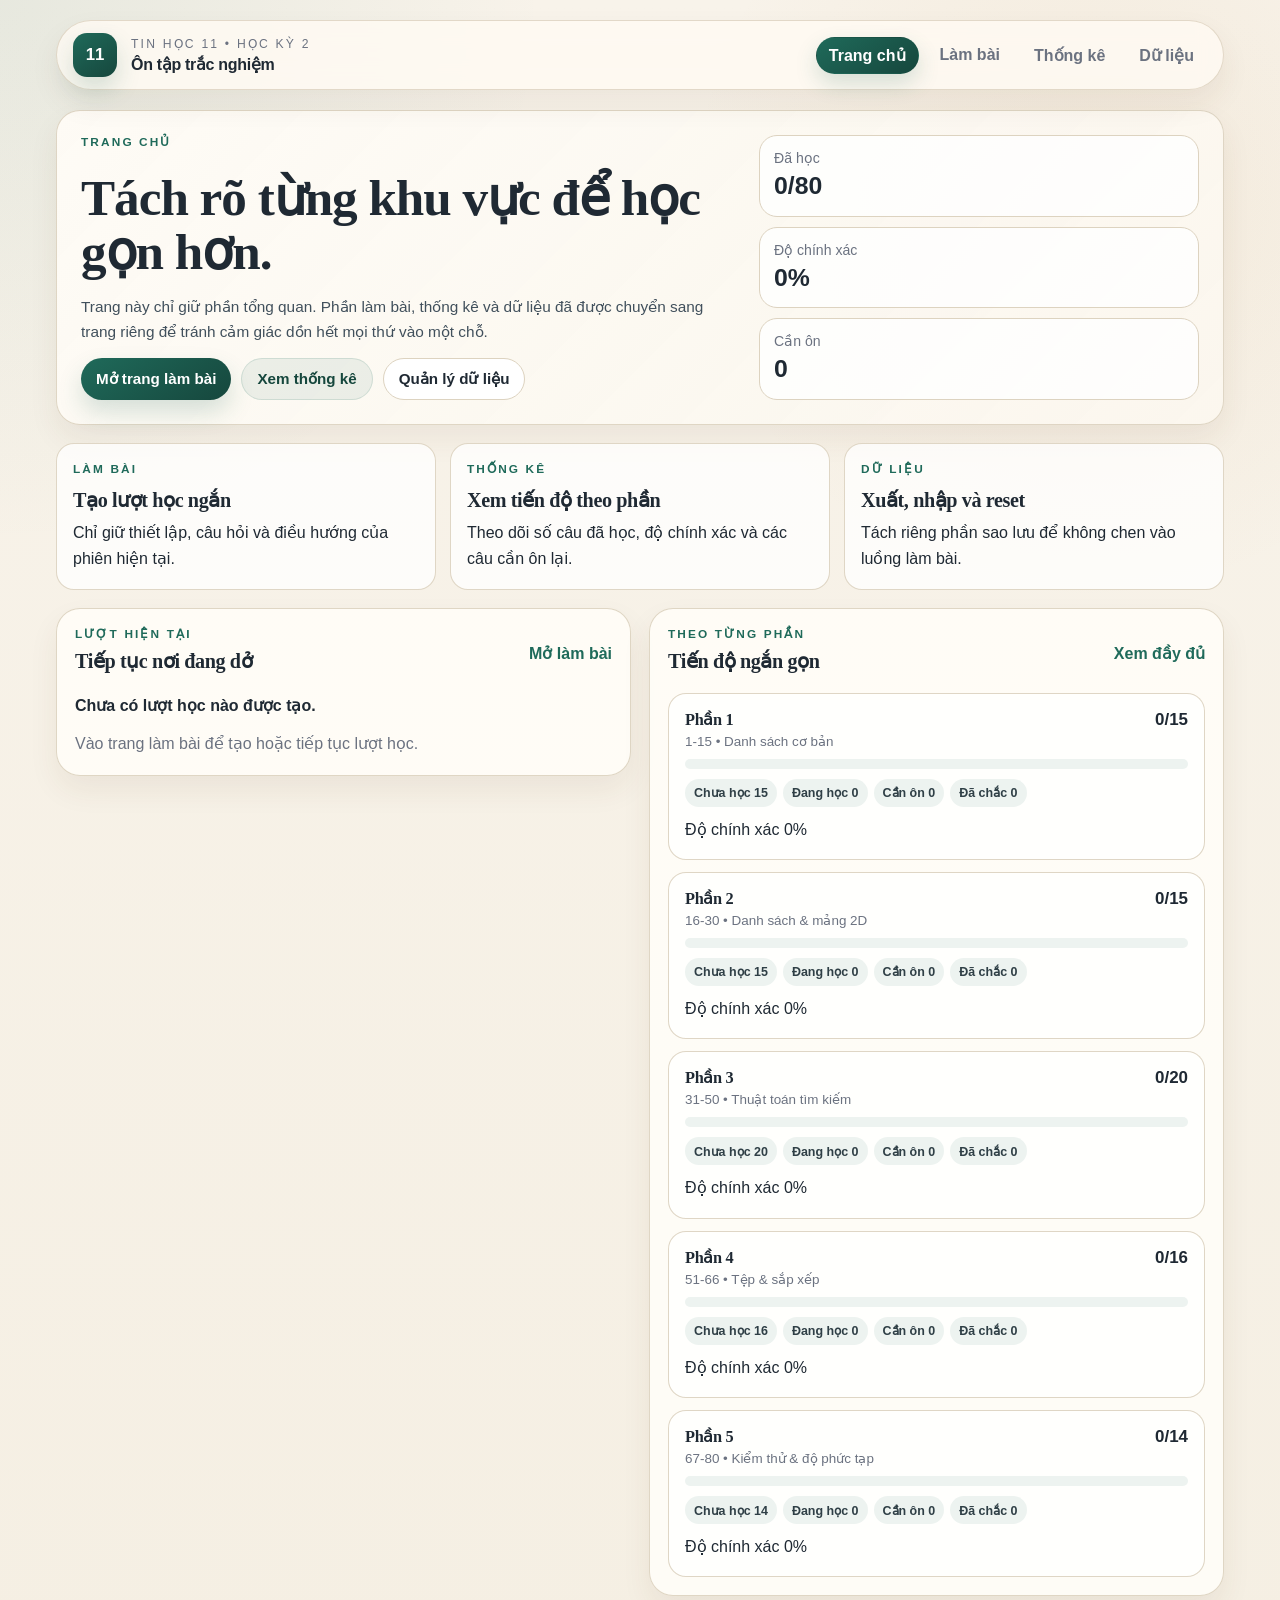
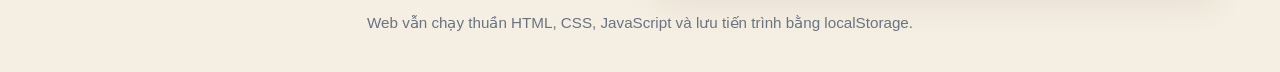
<file: index.html>
<!DOCTYPE html>
<html lang="vi">
<head>
  <meta charset="UTF-8" />
  <meta name="viewport" content="width=device-width, initial-scale=1.0" />
  <title>Trang chủ | Ôn tập Tin học 11 HK2</title>
  <link rel="stylesheet" href="style.css" />
</head>
<body data-page="home">
  <main class="shell">
    <header class="site-header">
      <a class="brand" href="index.html">
        <span class="brand-mark">11</span>
        <div>
          <p class="brand-kicker">Tin học 11 • Học kỳ 2</p>
          <p class="brand-name">Ôn tập trắc nghiệm</p>
        </div>
      </a>

      <nav class="site-nav" aria-label="Điều hướng chính">
        <a class="nav-link" data-page-link="home" href="index.html">Trang chủ</a>
        <a class="nav-link" data-page-link="practice" href="lam-bai.html">Làm bài</a>
        <a class="nav-link" data-page-link="stats" href="thong-ke.html">Thống kê</a>
        <a class="nav-link" data-page-link="data" href="du-lieu.html">Dữ liệu</a>
      </nav>
    </header>

    <section class="hero-card">
      <div class="hero-copy">
        <p class="section-label">Trang chủ</p>
        <h1>Tách rõ từng khu vực để học gọn hơn.</h1>
        <p class="hero-text">
          Trang này chỉ giữ phần tổng quan. Phần làm bài, thống kê và dữ liệu đã
          được chuyển sang trang riêng để tránh cảm giác dồn hết mọi thứ vào một chỗ.
        </p>
        <div class="action-row">
          <a class="btn btn-primary" href="lam-bai.html">Mở trang làm bài</a>
          <a class="btn btn-secondary" href="thong-ke.html">Xem thống kê</a>
          <a class="btn btn-ghost" href="du-lieu.html">Quản lý dữ liệu</a>
        </div>
      </div>

      <div class="hero-metrics">
        <article class="metric-card">
          <span>Đã học</span>
          <strong id="homeAttempted">0/80</strong>
        </article>
        <article class="metric-card">
          <span>Độ chính xác</span>
          <strong id="homeAccuracy">0%</strong>
        </article>
        <article class="metric-card">
          <span>Cần ôn</span>
          <strong id="homeReview">0</strong>
        </article>
      </div>
    </section>

    <section class="quick-grid">
      <a class="quick-link-card" href="lam-bai.html">
        <p class="section-label">Làm bài</p>
        <h2>Tạo lượt học ngắn</h2>
        <p>Chỉ giữ thiết lập, câu hỏi và điều hướng của phiên hiện tại.</p>
      </a>

      <a class="quick-link-card" href="thong-ke.html">
        <p class="section-label">Thống kê</p>
        <h2>Xem tiến độ theo phần</h2>
        <p>Theo dõi số câu đã học, độ chính xác và các câu cần ôn lại.</p>
      </a>

      <a class="quick-link-card" href="du-lieu.html">
        <p class="section-label">Dữ liệu</p>
        <h2>Xuất, nhập và reset</h2>
        <p>Tách riêng phần sao lưu để không chen vào luồng làm bài.</p>
      </a>
    </section>

    <section class="split-panel two-wide">
      <article class="card">
        <div class="card-heading">
          <div>
            <p class="section-label">Lượt hiện tại</p>
            <h2>Tiếp tục nơi đang dở</h2>
          </div>
          <a class="text-link" href="lam-bai.html">Mở làm bài</a>
        </div>

        <p id="homeSessionSummary" class="summary-line">
          Chưa có lượt học nào được tạo.
        </p>
        <p id="homeSessionMeta" class="muted-text">
          Vào trang làm bài để tạo hoặc tiếp tục lượt học.
        </p>
      </article>

      <article class="card">
        <div class="card-heading">
          <div>
            <p class="section-label">Theo từng phần</p>
            <h2>Tiến độ ngắn gọn</h2>
          </div>
          <a class="text-link" href="thong-ke.html">Xem đầy đủ</a>
        </div>

        <div id="homeSectionOverview" class="section-summary-grid compact"></div>
      </article>
    </section>

    <footer class="site-footer">
      Web vẫn chạy thuần HTML, CSS, JavaScript và lưu tiến trình bằng localStorage.
    </footer>
  </main>

  <div id="toast" class="toast hidden"></div>

  <script src="javascript.js"></script>
</body>
</html>
</file>
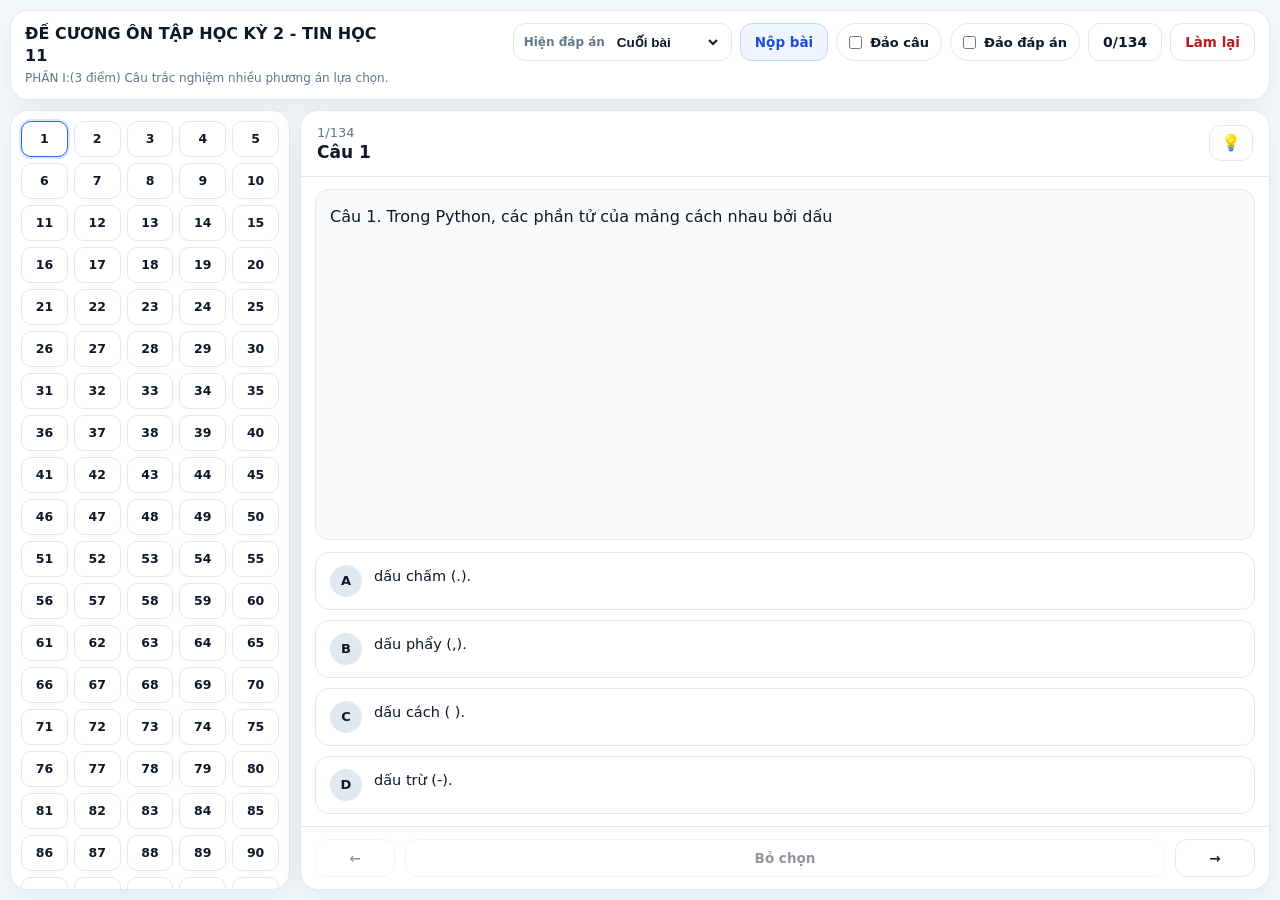
<file: v2/index.html>
<!DOCTYPE html>
<html lang="vi">
<head>
  <meta charset="UTF-8" />
  <meta name="viewport" content="width=device-width, initial-scale=1.0, viewport-fit=cover" />
  <title>Ôn tập Tin 11 HK2 - trắc nghiệm</title>
  <link rel="stylesheet" href="style.css" />
</head>
<body>
  <div class="app">
    <header class="topbar">
      <div class="titlebox">
        <div class="title" id="examTitle">Đang tải…</div>
        <div class="subtitle" id="examSection"></div>
      </div>

      <div class="tools">
        <button class="tool-btn mobile-only" id="openPaletteBtn" type="button">Câu</button>
        <label class="tool-field mode-field" for="revealModeSelect">
          <span class="tool-label">Hiện đáp án</span>
          <select class="tool-select" id="revealModeSelect">
            <option value="submit">Cuối bài</option>
            <option value="instant">Chọn xong</option>
          </select>
        </label>
        <button class="tool-btn accent" id="submitBtn" type="button">Nộp bài</button>
        <label class="toggle-chip" for="shuffleQuestionsToggle">
          <input id="shuffleQuestionsToggle" type="checkbox" />
          <span>Đảo câu</span>
        </label>
        <label class="toggle-chip" for="shuffleOptionsToggle">
          <input id="shuffleOptionsToggle" type="checkbox" />
          <span>Đảo đáp án</span>
        </label>
        <div class="summary" id="summary">0/0</div>
        <button class="tool-btn danger" id="resetBtn" type="button" title="Xóa toàn bộ lựa chọn">Làm lại</button>
      </div>
    </header>

    <main class="main">
      <aside class="sidebar card">
        <div class="palette" id="paletteDesktop"></div>
      </aside>

      <section class="viewer card">
        <div class="viewer-head">
          <div>
            <div class="q-position" id="qPosition">0/0</div>
            <div class="q-number" id="qNumber">Câu 1</div>
          </div>
          <div class="viewer-head-right">
            <button class="bulb-btn" id="explainBtn" type="button" title="Xem giải thích">💡</button>
            <div class="answer-chip" id="answerChip" hidden>Đáp án: A</div>
          </div>
        </div>

        <div class="viewer-body">
          <div class="question-text" id="questionText">Đang tải…</div>
          <div class="explain-box" id="explainBox" hidden></div>
          <div class="options" id="options"></div>
        </div>

        <div class="viewer-foot">
          <button class="nav-btn" id="prevBtn" type="button">←</button>
          <button class="nav-btn" id="clearBtn" type="button">Bỏ chọn</button>
          <button class="nav-btn" id="nextBtn" type="button">→</button>
        </div>
      </section>
    </main>
  </div>

  <div class="overlay" id="overlay" hidden>
    <div class="overlay-panel">
      <div class="overlay-head">
        <div class="overlay-title">Chọn câu</div>
        <button class="tool-btn" id="closePaletteBtn" type="button">Đóng</button>
      </div>
      <div class="palette mobile-palette" id="paletteMobile"></div>
    </div>
  </div>

  <script src="javascript.js"></script>
</body>
</html>
</file>
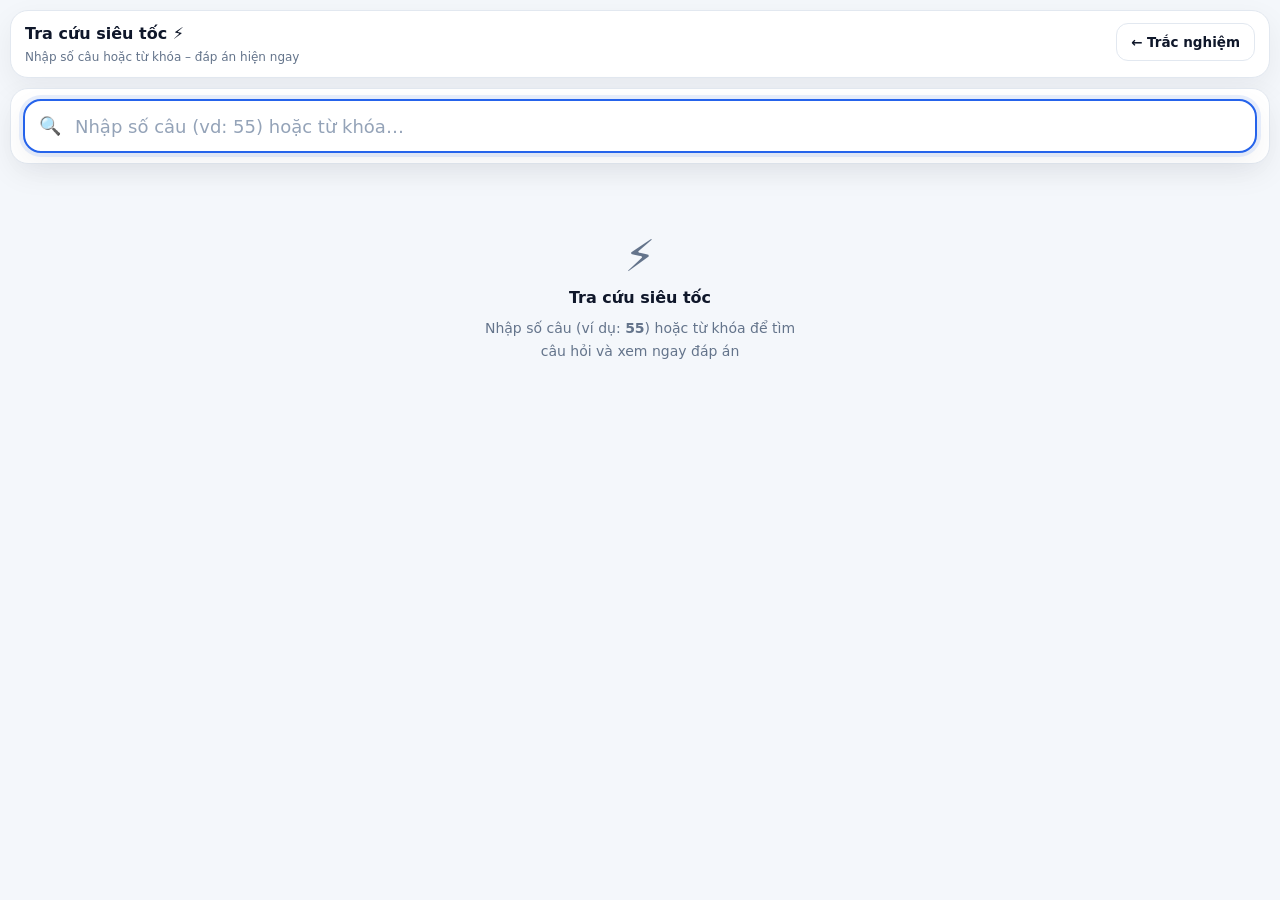
<file: v2/21/index.html>
<!DOCTYPE html>
<html lang="vi">
<head>
  <meta charset="UTF-8" />
  <meta name="viewport" content="width=device-width, initial-scale=1.0, viewport-fit=cover" />
  <title>Tra Cứu Siêu Tốc – Tin 11 HK2</title>
  <link rel="stylesheet" href="../style.css" />
  <style>
    .search-page {
      height: 100dvh;
      padding: 10px;
      display: grid;
      grid-template-rows: auto auto auto 1fr;
      gap: 10px;
      overflow: hidden;
    }

    .search-bar-wrap {
      position: relative;
    }

    .search-icon {
      position: absolute;
      left: 16px;
      top: 50%;
      transform: translateY(-50%);
      font-size: 18px;
      line-height: 1;
      pointer-events: none;
    }

    .search-input {
      display: block;
      width: 100%;
      height: 54px;
      padding: 0 52px 0 50px;
      border: 2px solid var(--line);
      border-radius: 18px;
      background: var(--card);
      color: var(--text);
      font-family: inherit;
      font-size: 18px;
      font-weight: 500;
      outline: none;
      transition: border-color 0.15s, box-shadow 0.15s;
      box-shadow: var(--shadow);
    }

    .search-input:focus {
      border-color: var(--accent);
      box-shadow: 0 0 0 4px rgba(37, 99, 235, 0.1), var(--shadow);
    }

    .search-input::placeholder {
      color: #94a3b8;
      font-weight: 400;
    }

    .search-clear {
      position: absolute;
      right: 12px;
      top: 50%;
      transform: translateY(-50%);
      width: 32px;
      height: 32px;
      display: flex;
      align-items: center;
      justify-content: center;
      border: none;
      background: #e2e8f0;
      color: #64748b;
      border-radius: 999px;
      font-size: 14px;
      cursor: pointer;
      transition: 0.15s;
    }

    .search-clear:hover {
      background: #cbd5e1;
    }

    .results-meta {
      font-size: 12.5px;
      font-weight: 700;
      color: var(--muted);
      padding: 0 4px;
      align-self: center;
    }

    .results-scroll {
      min-height: 0;
      overflow-y: auto;
      display: flex;
      flex-direction: column;
      gap: 10px;
      padding-bottom: 4px;
    }

    .empty-state {
      display: flex;
      flex-direction: column;
      align-items: center;
      justify-content: center;
      gap: 10px;
      padding: 60px 20px;
      color: var(--muted);
    }

    .empty-icon {
      font-size: 44px;
      line-height: 1;
    }

    .empty-primary {
      font-size: 16px;
      font-weight: 700;
      color: var(--text);
    }

    .empty-secondary {
      font-size: 14px;
      text-align: center;
      max-width: 320px;
      line-height: 1.6;
    }

    .result-card {
      background: var(--card);
      border: 1px solid var(--line);
      border-radius: 18px;
      box-shadow: var(--shadow);
      overflow: hidden;
      flex-shrink: 0;
    }

    .result-head {
      display: flex;
      align-items: center;
      justify-content: space-between;
      gap: 12px;
      padding: 12px 16px;
      border-bottom: 1px solid var(--line);
      background: #f8fafc;
    }

    .result-number {
      font-size: 15px;
      font-weight: 800;
    }

    .result-answer-chip {
      padding: 6px 16px;
      border-radius: 999px;
      border: 1.5px solid #86efac;
      background: var(--green-soft);
      color: var(--green);
      font-size: 14px;
      font-weight: 800;
      white-space: nowrap;
    }

    .result-body {
      padding: 14px 16px;
      display: flex;
      flex-direction: column;
      gap: 12px;
    }

    .result-question {
      font-size: 15.5px;
      line-height: 1.65;
      white-space: pre-wrap;
      word-break: break-word;
    }

    .result-options {
      display: flex;
      flex-direction: column;
      gap: 6px;
    }

    .result-opt {
      display: flex;
      align-items: flex-start;
      gap: 10px;
      padding: 9px 12px;
      border: 1px solid var(--line);
      border-radius: 12px;
      background: var(--card);
      font-size: 14px;
      line-height: 1.55;
      white-space: pre-wrap;
      word-break: break-word;
    }

    .result-opt.is-answer {
      border-color: #86efac;
      background: var(--green-soft);
      color: #166534;
      font-weight: 600;
    }

    .result-opt-label {
      flex-shrink: 0;
      width: 28px;
      height: 28px;
      display: inline-flex;
      align-items: center;
      justify-content: center;
      border-radius: 999px;
      background: #e2e8f0;
      color: #0f172a;
      font-size: 12px;
      font-weight: 800;
    }

    .result-opt.is-answer .result-opt-label {
      background: #bbf7d0;
      color: #166534;
    }

    .result-explain {
      padding: 10px 14px;
      border: 1px solid #fde68a;
      border-radius: 12px;
      background: #fffbeb;
      color: #78350f;
      font-size: 13.5px;
      line-height: 1.65;
    }

    .result-explain-label {
      font-size: 10.5px;
      font-weight: 800;
      letter-spacing: 0.06em;
      text-transform: uppercase;
      color: #b45309;
      margin-bottom: 4px;
    }

    @media (max-width: 900px) {
      .search-input {
        height: 48px;
        font-size: 16px;
        border-radius: 16px;
      }

      .search-page {
        padding: 8px;
        gap: 8px;
      }
    }
  </style>
</head>
<body>
  <div class="search-page">

    <header class="topbar">
      <div class="titlebox">
        <div class="title">Tra cứu siêu tốc ⚡</div>
        <div class="subtitle">Nhập số câu hoặc từ khóa – đáp án hiện ngay</div>
      </div>
      <div class="tools">
        <a href="../index.html" class="tool-btn" style="text-decoration:none;display:inline-flex;align-items:center;">← Trắc nghiệm</a>
      </div>
    </header>

    <div class="card" style="padding: 10px 12px;">
      <div class="search-bar-wrap">
        <span class="search-icon">🔍</span>
        <input
          id="searchInput"
          class="search-input"
          type="text"
          autocomplete="off"
          autocorrect="off"
          autocapitalize="off"
          spellcheck="false"
          placeholder="Nhập số câu (vd: 55) hoặc từ khóa…"
          autofocus
        />
        <button class="search-clear" id="clearBtn" hidden title="Xóa">✕</button>
      </div>
    </div>

    <div id="resultsMeta" class="results-meta" hidden></div>

    <div class="results-scroll" id="resultsList">
      <div class="empty-state">
        <div class="empty-icon">⚡</div>
        <div class="empty-primary">Tra cứu siêu tốc</div>
        <div class="empty-secondary">Nhập số câu (ví dụ: <strong>55</strong>) hoặc từ khóa để tìm câu hỏi và xem ngay đáp án</div>
      </div>
    </div>

  </div>

  <script>
"use strict";

const DISPLAY_KEYS = ["A", "B", "C", "D", "E", "F"];

const PYTHON_KEYWORDS = new Set([
  "and", "as", "break", "class", "continue", "def", "elif", "else",
  "except", "False", "finally", "for", "from", "if", "import", "in",
  "is", "None", "not", "or", "pass", "return", "True", "try", "while", "with"
]);

const PYTHON_BUILTINS = new Set([
  "dict", "enumerate", "float", "input", "int", "len", "list", "max",
  "min", "open", "perf_counter", "print", "range", "set", "str", "sum", "tuple"
]);

let questions = [];
let explainData = {};

function escapeHtml(v) {
  return String(v || "")
    .replace(/&/g, "&amp;")
    .replace(/</g, "&lt;")
    .replace(/>/g, "&gt;")
    .replace(/"/g, "&quot;")
    .replace(/'/g, "&#39;");
}

function highlightCode(code) {
  const src = String(code || "");
  const pat = /("""[\s\S]*?"""|'''[\s\S]*?'''|"(?:\\.|[^"\\])*"|'(?:\\.|[^'\\])*')|(#.*$)|\b(\d+(?:\.\d+)?)\b|\b([A-Za-z_]\w*)\b/gm;
  let html = "";
  let last = 0;

  src.replace(pat, (m, str, cmt, num, word, offset) => {
    html += escapeHtml(src.slice(last, offset));
    if (str) {
      html += `<span class="code-token string">${escapeHtml(str)}</span>`;
    } else if (cmt) {
      html += `<span class="code-token comment">${escapeHtml(cmt)}</span>`;
    } else if (num) {
      html += `<span class="code-token number">${num}</span>`;
    } else if (word) {
      if (PYTHON_KEYWORDS.has(word)) html += `<span class="code-token keyword">${word}</span>`;
      else if (PYTHON_BUILTINS.has(word)) html += `<span class="code-token builtin">${word}</span>`;
      else html += escapeHtml(word);
    } else {
      html += escapeHtml(m);
    }
    last = offset + m.length;
    return m;
  });

  html += escapeHtml(src.slice(last));
  return html;
}

function normalize(str) {
  return String(str || "")
    .toLowerCase()
    .replace(/đ/g, "d")
    .normalize("NFD")
    .replace(/[\u0300-\u036f]/g, "");
}

function optionKey(raw) {
  const m = String(raw || "").trim().match(/^[A-D]/i);
  return m ? m[0].toUpperCase() : "";
}

function optionText(raw) {
  return String(raw || "").trim().replace(/^[A-D](?:\s*[.)])?\s*/i, "").trim();
}

function parseQuestion(raw) {
  const opts = Array.isArray(raw?.options) ? raw.options : [];
  return {
    number: Number(raw?.number),
    question: String(raw?.question || ""),
    code: String(raw?.code || ""),
    options: opts.map((o, i) => ({
      key: optionKey(o) || DISPLAY_KEYS[i] || String(i + 1),
      text: optionText(o) || String(o || "")
    })),
    answer: String(raw?.answer || "").trim().toUpperCase()
  };
}

function doSearch(raw) {
  const query = raw.trim();
  if (!query) return null;

  const norm = normalize(query);
  const isNum = /^\d+$/.test(query);

  if (isNum) {
    const num = parseInt(query, 10);
    const exact = questions.find(item => item.number === num);
    if (exact) return [exact];
    return questions.filter(item => String(item.number).startsWith(query));
  }

  return questions.filter(item => {
    const searchable = normalize(
      item.question + " " +
      item.options.map(o => o.text).join(" ") + " " +
      item.code
    );
    return searchable.includes(norm);
  }).slice(0, 20);
}

function renderCard(item) {
  const answerIdx = item.options.findIndex(o => o.key === item.answer);
  const displayAnswer = DISPLAY_KEYS[answerIdx] !== undefined ? DISPLAY_KEYS[answerIdx] : item.answer;
  const explain = explainData[String(item.number)];

  const codeHtml = item.code
    ? `<pre class="question-code"><code>${highlightCode(item.code)}</code></pre>`
    : "";

  const optsHtml = item.options.map((opt, i) => {
    const displayKey = DISPLAY_KEYS[i] || String(i + 1);
    const isAnswer = opt.key === item.answer;
    return `<div class="result-opt${isAnswer ? " is-answer" : ""}">
      <span class="result-opt-label">${escapeHtml(displayKey)}</span>
      <span>${escapeHtml(opt.text)}</span>
    </div>`;
  }).join("");

  const explainHtml = explain
    ? `<div class="result-explain">
        <div class="result-explain-label">Giải thích</div>
        <div>${escapeHtml(explain)}</div>
      </div>`
    : "";

  return `<div class="result-card">
    <div class="result-head">
      <div class="result-number">Câu ${item.number}</div>
      <div class="result-answer-chip">Đáp án: ${escapeHtml(displayAnswer)}</div>
    </div>
    <div class="result-body">
      <div class="result-question">${escapeHtml(item.question)}</div>
      ${codeHtml}
      <div class="result-options">${optsHtml}</div>
      ${explainHtml}
    </div>
  </div>`;
}

const metaEl = document.getElementById("resultsMeta");
const listEl = document.getElementById("resultsList");
const clearBtn = document.getElementById("clearBtn");

function render(raw) {
  const results = doSearch(raw);

  clearBtn.hidden = !raw.trim();

  if (results === null) {
    metaEl.hidden = true;
    listEl.innerHTML = `<div class="empty-state">
      <div class="empty-icon">⚡</div>
      <div class="empty-primary">Tra cứu siêu tốc</div>
      <div class="empty-secondary">Nhập số câu (ví dụ: <strong>55</strong>) hoặc từ khóa để tìm câu hỏi và xem ngay đáp án</div>
    </div>`;
    return;
  }

  if (results.length === 0) {
    metaEl.hidden = true;
    listEl.innerHTML = `<div class="empty-state">
      <div class="empty-icon">🤷</div>
      <div class="empty-primary">Không tìm thấy</div>
      <div class="empty-secondary">Thử từ khóa khác hoặc nhập số câu cụ thể</div>
    </div>`;
    return;
  }

  metaEl.hidden = false;
  metaEl.textContent = results.length === 1
    ? "1 kết quả"
    : `${results.length} kết quả`;

  listEl.innerHTML = results.map(renderCard).join("");
  listEl.scrollTop = 0;
}

const searchInput = document.getElementById("searchInput");

searchInput.addEventListener("input", () => render(searchInput.value));

clearBtn.addEventListener("click", () => {
  searchInput.value = "";
  searchInput.focus();
  render("");
});

async function init() {
  try {
    const [qRes, eRes] = await Promise.all([
      fetch("../question.json", { cache: "no-store" }),
      fetch("../explain.json", { cache: "no-store" }).catch(() => null)
    ]);

    if (!qRes.ok) throw new Error("Không tải được question.json");

    const data = await qRes.json();
    questions = Array.isArray(data.questions)
      ? data.questions.map(parseQuestion)
      : [];

    if (eRes && eRes.ok) {
      const eData = await eRes.json();
      explainData = eData.explanations || {};
    }

    render(searchInput.value);
  } catch (err) {
    console.error(err);
    listEl.innerHTML = `<div class="empty-state">
      <div class="empty-icon">⚠️</div>
      <div class="empty-primary">Lỗi tải dữ liệu</div>
      <div class="empty-secondary">Hãy mở trang bằng localhost / Live Server, không mở trực tiếp file</div>
    </div>`;
  }
}

init();
  </script>
</body>
</html>
</file>
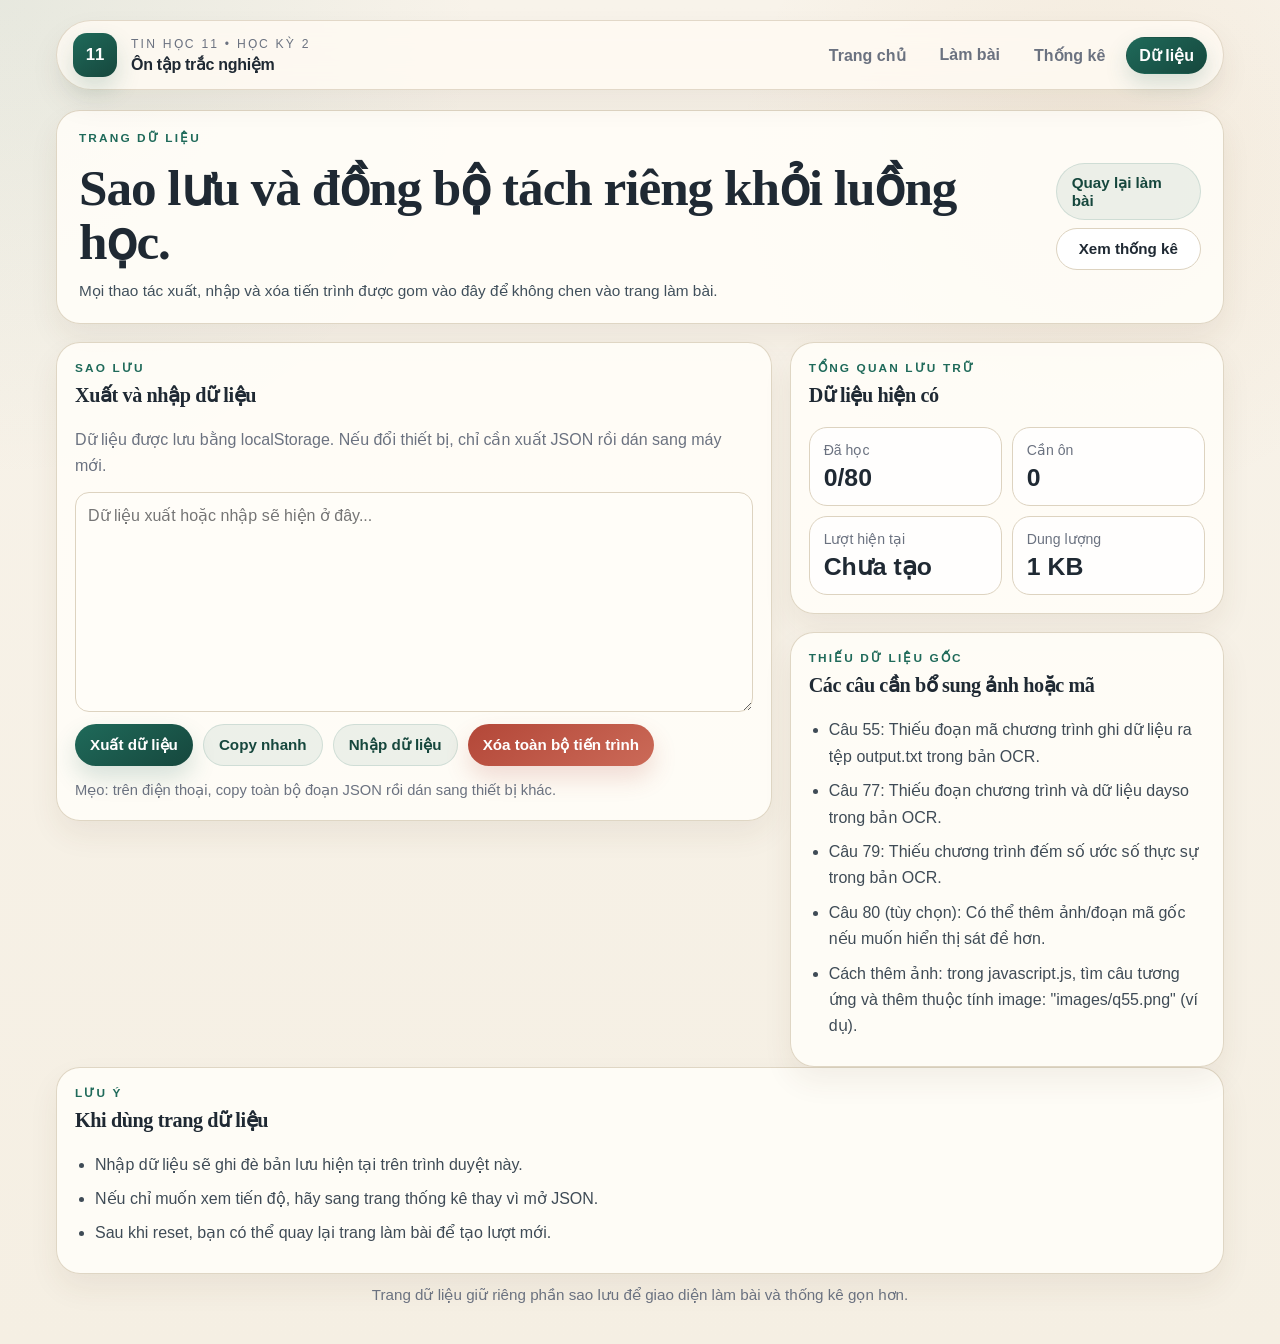
<file: du-lieu.html>
<!DOCTYPE html>
<html lang="vi">
<head>
  <meta charset="UTF-8" />
  <meta name="viewport" content="width=device-width, initial-scale=1.0" />
  <title>Dữ liệu | Ôn tập Tin học 11 HK2</title>
  <link rel="stylesheet" href="style.css" />
</head>
<body data-page="data">
  <main class="shell">
    <header class="site-header">
      <a class="brand" href="index.html">
        <span class="brand-mark">11</span>
        <div>
          <p class="brand-kicker">Tin học 11 • Học kỳ 2</p>
          <p class="brand-name">Ôn tập trắc nghiệm</p>
        </div>
      </a>

      <nav class="site-nav" aria-label="Điều hướng chính">
        <a class="nav-link" data-page-link="home" href="index.html">Trang chủ</a>
        <a class="nav-link" data-page-link="practice" href="lam-bai.html">Làm bài</a>
        <a class="nav-link" data-page-link="stats" href="thong-ke.html">Thống kê</a>
        <a class="nav-link" data-page-link="data" href="du-lieu.html">Dữ liệu</a>
      </nav>
    </header>

    <section class="page-heading">
      <div>
        <p class="section-label">Trang dữ liệu</p>
        <h1>Sao lưu và đồng bộ tách riêng khỏi luồng học.</h1>
        <p class="lead-text">
          Mọi thao tác xuất, nhập và xóa tiến trình được gom vào đây để không chen vào trang làm bài.
        </p>
      </div>

      <div class="action-row">
        <a class="btn btn-secondary" href="lam-bai.html">Quay lại làm bài</a>
        <a class="btn btn-ghost" href="thong-ke.html">Xem thống kê</a>
      </div>
    </section>

    <section class="data-layout">
      <article class="card">
        <div class="card-heading align-start">
          <div>
            <p class="section-label">Sao lưu</p>
            <h2>Xuất và nhập dữ liệu</h2>
          </div>
        </div>

        <p class="muted-text">
          Dữ liệu được lưu bằng localStorage. Nếu đổi thiết bị, chỉ cần xuất JSON rồi dán sang máy mới.
        </p>

        <textarea
          id="syncDataBox"
          placeholder="Dữ liệu xuất hoặc nhập sẽ hiện ở đây..."
        ></textarea>

        <div class="action-row wrap">
          <button id="exportBtn" class="btn btn-primary" type="button">Xuất dữ liệu</button>
          <button id="copyBtn" class="btn btn-secondary" type="button">Copy nhanh</button>
          <button id="importBtn" class="btn btn-secondary" type="button">Nhập dữ liệu</button>
          <button id="resetProgressBtn" class="btn btn-danger" type="button">
            Xóa toàn bộ tiến trình
          </button>
        </div>

        <p id="syncMessage" class="muted-text small-text">
          Mẹo: trên điện thoại, copy toàn bộ đoạn JSON rồi dán sang thiết bị khác.
        </p>
      </article>

      <aside class="stack-column">
        <section class="card">
          <div class="card-heading align-start">
            <div>
              <p class="section-label">Tổng quan lưu trữ</p>
              <h2>Dữ liệu hiện có</h2>
            </div>
          </div>

          <div id="dataOverview" class="data-overview-grid"></div>
        </section>

        <section class="card">
          <div class="card-heading align-start">
            <div>
              <p class="section-label">Thiếu dữ liệu gốc</p>
              <h2>Các câu cần bổ sung ảnh hoặc mã</h2>
            </div>
          </div>

          <ul id="assetNotesList" class="plain-list"></ul>
        </section>
      </aside>
    </section>

    <section class="card">
      <div class="card-heading align-start">
        <div>
          <p class="section-label">Lưu ý</p>
          <h2>Khi dùng trang dữ liệu</h2>
        </div>
      </div>

      <ul class="plain-list">
        <li>Nhập dữ liệu sẽ ghi đè bản lưu hiện tại trên trình duyệt này.</li>
        <li>Nếu chỉ muốn xem tiến độ, hãy sang trang thống kê thay vì mở JSON.</li>
        <li>Sau khi reset, bạn có thể quay lại trang làm bài để tạo lượt mới.</li>
      </ul>
    </section>

    <footer class="site-footer">
      Trang dữ liệu giữ riêng phần sao lưu để giao diện làm bài và thống kê gọn hơn.
    </footer>
  </main>

  <div id="toast" class="toast hidden"></div>

  <script src="javascript.js"></script>
</body>
</html>
</file>
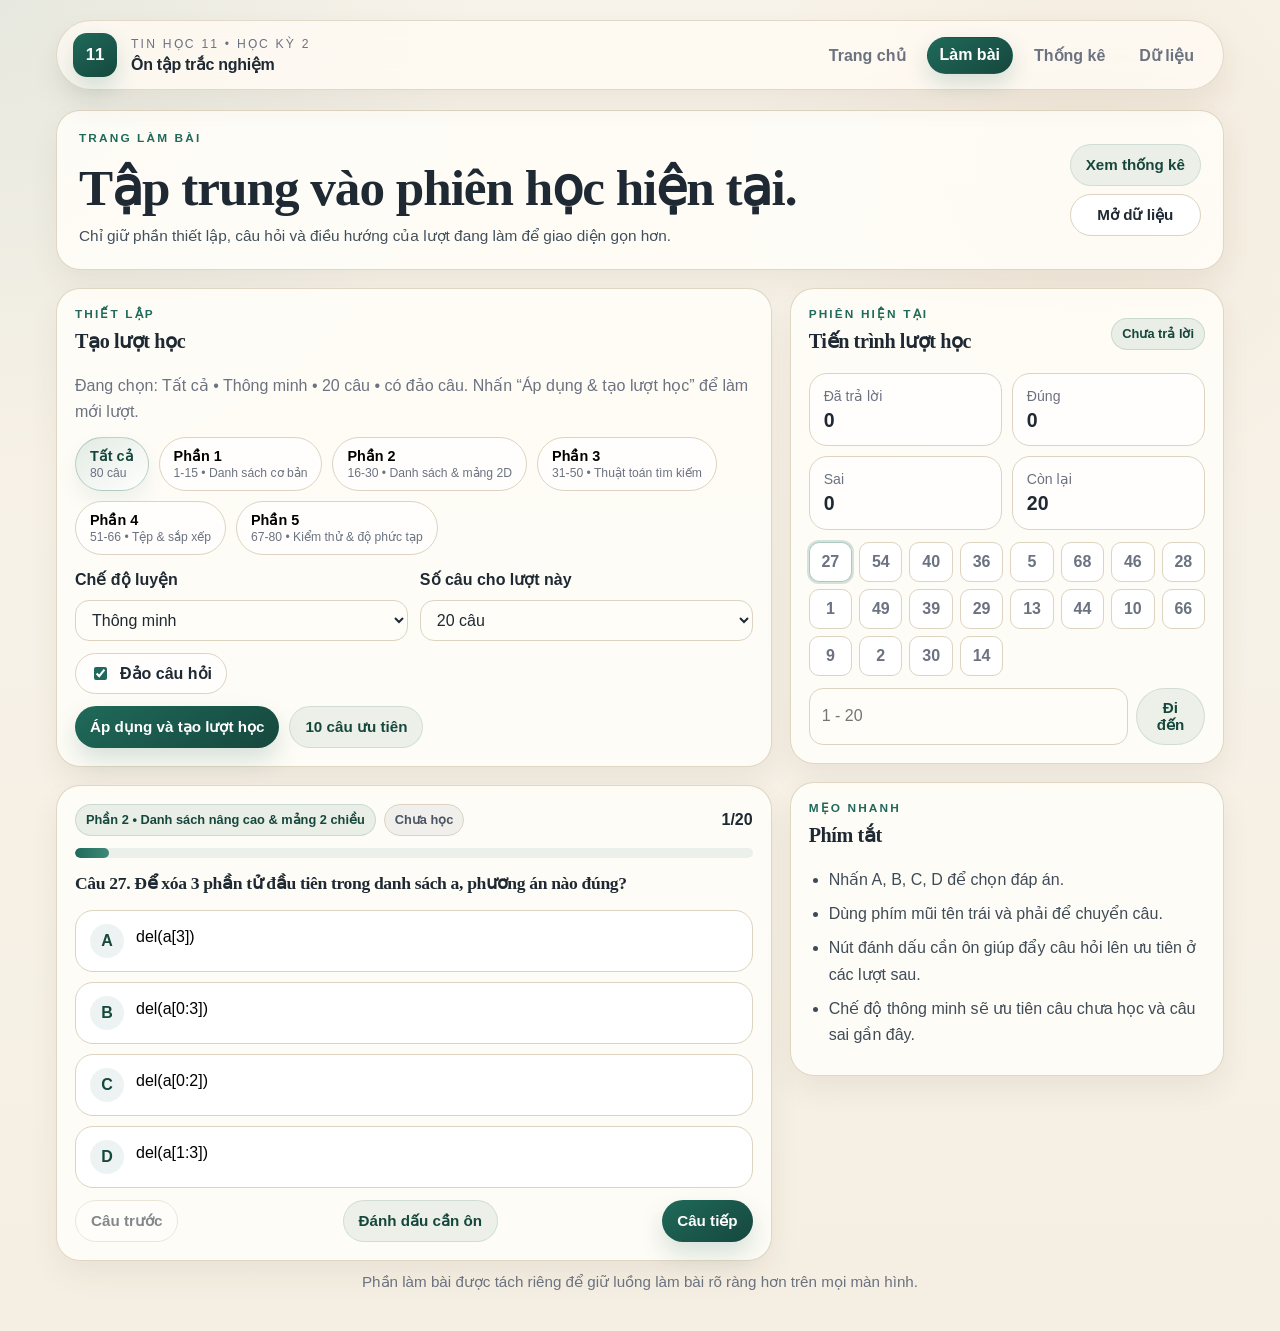
<file: lam-bai.html>
<!DOCTYPE html>
<html lang="vi">
<head>
  <meta charset="UTF-8" />
  <meta name="viewport" content="width=device-width, initial-scale=1.0" />
  <title>Làm bài | Ôn tập Tin học 11 HK2</title>
  <link rel="stylesheet" href="style.css" />
</head>
<body data-page="practice">
  <main class="shell">
    <header class="site-header">
      <a class="brand" href="index.html">
        <span class="brand-mark">11</span>
        <div>
          <p class="brand-kicker">Tin học 11 • Học kỳ 2</p>
          <p class="brand-name">Ôn tập trắc nghiệm</p>
        </div>
      </a>

      <nav class="site-nav" aria-label="Điều hướng chính">
        <a class="nav-link" data-page-link="home" href="index.html">Trang chủ</a>
        <a class="nav-link" data-page-link="practice" href="lam-bai.html">Làm bài</a>
        <a class="nav-link" data-page-link="stats" href="thong-ke.html">Thống kê</a>
        <a class="nav-link" data-page-link="data" href="du-lieu.html">Dữ liệu</a>
      </nav>
    </header>

    <section class="page-heading">
      <div>
        <p class="section-label">Trang làm bài</p>
        <h1>Tập trung vào phiên học hiện tại.</h1>
        <p class="lead-text">
          Chỉ giữ phần thiết lập, câu hỏi và điều hướng của lượt đang làm để giao diện gọn hơn.
        </p>
      </div>

      <div class="action-row">
        <a class="btn btn-secondary" href="thong-ke.html">Xem thống kê</a>
        <a class="btn btn-ghost" href="du-lieu.html">Mở dữ liệu</a>
      </div>
    </section>

    <div class="practice-layout">
      <section class="stack-column">
        <section class="card control-panel">
          <div class="card-heading align-start">
            <div>
              <p class="section-label">Thiết lập</p>
              <h2>Tạo lượt học</h2>
            </div>
          </div>

          <p id="sessionMetaText" class="muted-text">
            Dữ liệu được lưu tự động trên trình duyệt này.
          </p>

          <div id="sectionChips" class="section-chips"></div>

          <div class="form-grid">
            <label class="field">
              <span>Chế độ luyện</span>
              <select id="modeSelect">
                <option value="smart">Thông minh</option>
                <option value="all">Tất cả câu trong phần</option>
                <option value="unseen">Chỉ câu chưa học</option>
                <option value="review">Chỉ câu cần ôn</option>
                <option value="learning">Chỉ câu đang học</option>
                <option value="mastered">Chỉ câu đã chắc</option>
              </select>
            </label>

            <label class="field">
              <span>Số câu cho lượt này</span>
              <select id="countSelect">
                <option value="10">10 câu</option>
                <option value="15">15 câu</option>
                <option value="20">20 câu</option>
                <option value="30">30 câu</option>
                <option value="40">40 câu</option>
                <option value="all">Tất cả câu trong phần</option>
              </select>
            </label>
          </div>

          <div class="toggle-row">
            <label class="toggle-chip">
              <input type="checkbox" id="shuffleToggle" />
              <span>Đảo câu hỏi</span>
            </label>
          </div>

          <div class="action-row">
            <button id="buildSessionBtn" class="btn btn-primary" type="button">
              Áp dụng và tạo lượt học
            </button>
            <button id="continueSmartBtn" class="btn btn-secondary" type="button">
              10 câu ưu tiên
            </button>
          </div>
        </section>

        <article class="card question-panel">
          <div class="question-head">
            <div class="badge-row">
              <span id="questionSectionBadge" class="badge badge-accent">Phần</span>
              <span id="questionStatusBadge" class="badge">Trạng thái</span>
            </div>
            <div class="question-position">
              <span id="currentIndexLabel">0</span>/<span id="totalCountLabel">0</span>
            </div>
          </div>

          <div class="reading-progress">
            <div id="sessionProgressBar"></div>
          </div>

          <h2 id="questionTitle" class="question-title">Đang tải câu hỏi...</h2>

          <pre id="questionCode" class="question-code hidden"></pre>

          <div id="questionImageWrap" class="question-image-wrap hidden">
            <img id="questionImage" alt="Ảnh minh họa câu hỏi" />
          </div>

          <div id="questionImageNote" class="inline-note warning hidden"></div>
          <div id="questionNote" class="inline-note hidden"></div>

          <div id="optionsList" class="options-list"></div>

          <div id="feedbackBox" class="feedback-box hidden"></div>

          <div class="question-actions">
            <button id="prevBtn" class="btn btn-ghost" type="button">Câu trước</button>
            <button id="toggleReviewBtn" class="btn btn-secondary" type="button">
              Đánh dấu cần ôn
            </button>
            <button id="nextBtn" class="btn btn-primary" type="button">Câu tiếp</button>
          </div>
        </article>
      </section>

      <aside class="stack-column">
        <section class="card">
          <div class="card-heading">
            <div>
              <p class="section-label">Phiên hiện tại</p>
              <h2>Tiến trình lượt học</h2>
            </div>
            <span id="sessionResultText" class="mini-pill">Chưa trả lời</span>
          </div>

          <div class="session-overview">
            <article class="mini-card">
              <span>Đã trả lời</span>
              <strong id="sessionAnswered">0</strong>
            </article>
            <article class="mini-card">
              <span>Đúng</span>
              <strong id="sessionCorrect">0</strong>
            </article>
            <article class="mini-card">
              <span>Sai</span>
              <strong id="sessionWrong">0</strong>
            </article>
            <article class="mini-card">
              <span>Còn lại</span>
              <strong id="sessionRemaining">0</strong>
            </article>
          </div>

          <div id="questionNavigator" class="navigator-grid"></div>

          <div class="jump-row">
            <input
              id="jumpInput"
              type="number"
              min="1"
              placeholder="Đi tới vị trí trong lượt"
            />
            <button id="jumpBtn" class="btn btn-secondary" type="button">Đi đến</button>
          </div>
        </section>

        <section class="card help-card">
          <div class="card-heading align-start">
            <div>
              <p class="section-label">Mẹo nhanh</p>
              <h2>Phím tắt</h2>
            </div>
          </div>

          <ul class="plain-list">
            <li>Nhấn A, B, C, D để chọn đáp án.</li>
            <li>Dùng phím mũi tên trái và phải để chuyển câu.</li>
            <li>Nút đánh dấu cần ôn giúp đẩy câu hỏi lên ưu tiên ở các lượt sau.</li>
            <li>Chế độ thông minh sẽ ưu tiên câu chưa học và câu sai gần đây.</li>
          </ul>
        </section>
      </aside>
    </div>

    <footer class="site-footer">
      Phần làm bài được tách riêng để giữ luồng làm bài rõ ràng hơn trên mọi màn hình.
    </footer>
  </main>

  <div id="toast" class="toast hidden"></div>

  <script src="javascript.js"></script>
</body>
</html>
</file>
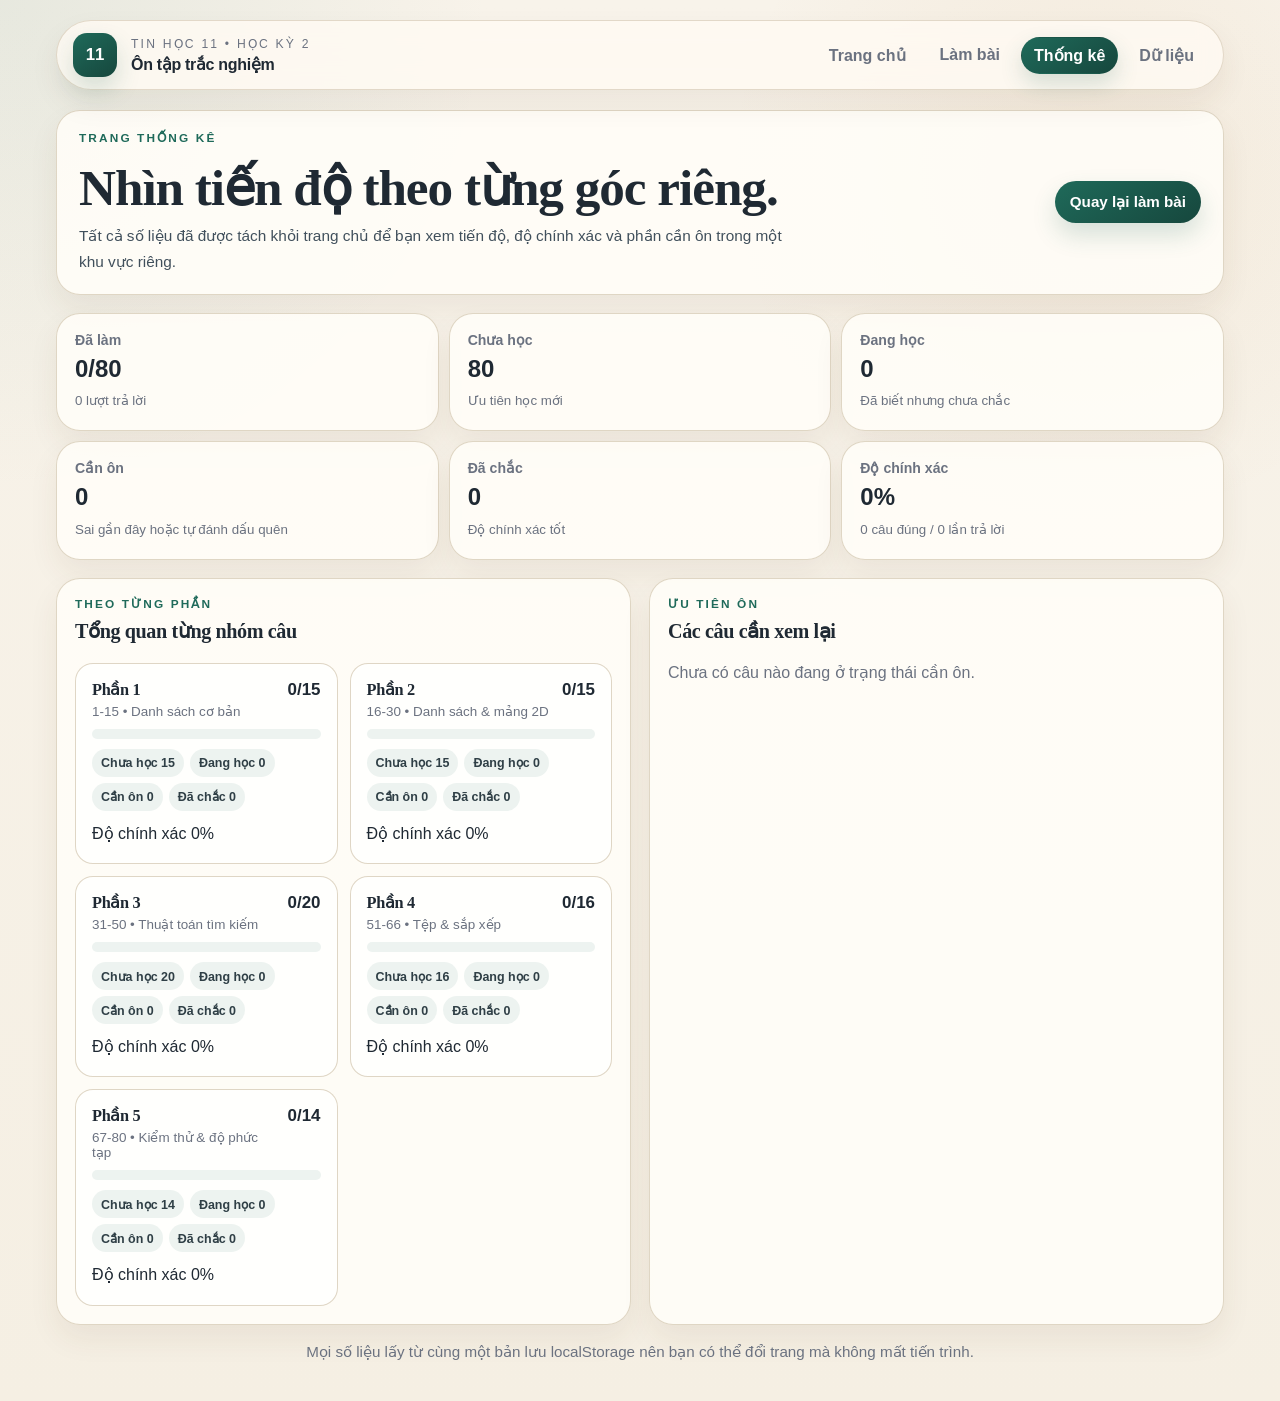
<file: thong-ke.html>
<!DOCTYPE html>
<html lang="vi">
<head>
  <meta charset="UTF-8" />
  <meta name="viewport" content="width=device-width, initial-scale=1.0" />
  <title>Thống kê | Ôn tập Tin học 11 HK2</title>
  <link rel="stylesheet" href="style.css" />
</head>
<body data-page="stats">
  <main class="shell">
    <header class="site-header">
      <a class="brand" href="index.html">
        <span class="brand-mark">11</span>
        <div>
          <p class="brand-kicker">Tin học 11 • Học kỳ 2</p>
          <p class="brand-name">Ôn tập trắc nghiệm</p>
        </div>
      </a>

      <nav class="site-nav" aria-label="Điều hướng chính">
        <a class="nav-link" data-page-link="home" href="index.html">Trang chủ</a>
        <a class="nav-link" data-page-link="practice" href="lam-bai.html">Làm bài</a>
        <a class="nav-link" data-page-link="stats" href="thong-ke.html">Thống kê</a>
        <a class="nav-link" data-page-link="data" href="du-lieu.html">Dữ liệu</a>
      </nav>
    </header>

    <section class="page-heading">
      <div>
        <p class="section-label">Trang thống kê</p>
        <h1>Nhìn tiến độ theo từng góc riêng.</h1>
        <p class="lead-text">
          Tất cả số liệu đã được tách khỏi trang chủ để bạn xem tiến độ, độ chính xác và phần cần ôn trong một khu vực riêng.
        </p>
      </div>

      <div class="action-row">
        <a class="btn btn-primary" href="lam-bai.html">Quay lại làm bài</a>
      </div>
    </section>

    <section class="stats-grid">
      <article class="card stat-card">
        <span class="stat-label">Đã làm</span>
        <strong id="statAttempted">0/80</strong>
        <small id="statAttemptedDetail">0 lượt trả lời</small>
      </article>

      <article class="card stat-card">
        <span class="stat-label">Chưa học</span>
        <strong id="statUnseen">80</strong>
        <small>Ưu tiên học mới</small>
      </article>

      <article class="card stat-card">
        <span class="stat-label">Đang học</span>
        <strong id="statLearning">0</strong>
        <small>Đã biết nhưng chưa chắc</small>
      </article>

      <article class="card stat-card">
        <span class="stat-label">Cần ôn</span>
        <strong id="statReview">0</strong>
        <small>Sai gần đây hoặc tự đánh dấu quên</small>
      </article>

      <article class="card stat-card">
        <span class="stat-label">Đã chắc</span>
        <strong id="statMastered">0</strong>
        <small>Độ chính xác tốt</small>
      </article>

      <article class="card stat-card">
        <span class="stat-label">Độ chính xác</span>
        <strong id="statAccuracy">0%</strong>
        <small id="statAccuracyDetail">0 câu đúng / 0 lần trả lời</small>
      </article>
    </section>

    <section class="split-panel">
      <article class="card">
        <div class="card-heading align-start">
          <div>
            <p class="section-label">Theo từng phần</p>
            <h2>Tổng quan từng nhóm câu</h2>
          </div>
        </div>

        <div id="statsSectionGrid" class="section-summary-grid"></div>
      </article>

      <article class="card">
        <div class="card-heading align-start">
          <div>
            <p class="section-label">Ưu tiên ôn</p>
            <h2>Các câu cần xem lại</h2>
          </div>
        </div>

        <div id="reviewQuestionList" class="review-list"></div>
      </article>
    </section>

    <footer class="site-footer">
      Mọi số liệu lấy từ cùng một bản lưu localStorage nên bạn có thể đổi trang mà không mất tiến trình.
    </footer>
  </main>

  <div id="toast" class="toast hidden"></div>

  <script src="javascript.js"></script>
</body>
</html>
</file>
<file: style.css>
:root {
  --bg: #f5efe3;
  --bg-soft: #fbf7ef;
  --surface: rgba(255, 253, 248, 0.9);
  --surface-strong: #fffdf8;
  --text: #1f2933;
  --muted: #6b7280;
  --line: #ddd3c0;
  --accent: #1f6a5a;
  --accent-strong: #16473d;
  --accent-soft: rgba(31, 106, 90, 0.12);
  --accent-warm: #b7792b;
  --success: #2f6a3d;
  --success-soft: rgba(47, 106, 61, 0.14);
  --warning: #9a6a12;
  --warning-soft: rgba(183, 121, 43, 0.16);
  --danger: #b34738;
  --danger-soft: rgba(179, 71, 56, 0.14);
  --shadow: 0 14px 30px rgba(79, 58, 24, 0.07);
  --radius-xl: 24px;
  --radius-lg: 18px;
  --radius-md: 14px;
  --radius-sm: 10px;
  --font-body: "Segoe UI Variable Text", "Segoe UI", "Trebuchet MS", sans-serif;
  --font-heading: "Palatino Linotype", Georgia, serif;
}

* {
  box-sizing: border-box;
}

html {
  scroll-behavior: smooth;
}

body {
  margin: 0;
  min-height: 100vh;
  color: var(--text);
  font-family: var(--font-body);
  background:
    radial-gradient(circle at top left, rgba(31, 106, 90, 0.08), transparent 26%),
    radial-gradient(circle at 85% 12%, rgba(183, 121, 43, 0.08), transparent 22%),
    linear-gradient(180deg, #f8f3ea 0%, var(--bg) 100%);
}

a {
  color: inherit;
  text-decoration: none;
}

button,
input,
select,
textarea {
  font: inherit;
}

button {
  cursor: pointer;
}

img {
  display: block;
  max-width: 100%;
}

h1,
h2,
h3 {
  margin: 0;
  font-family: var(--font-heading);
  font-weight: 600;
  letter-spacing: -0.02em;
}

p {
  margin: 0;
}

.shell {
  max-width: 1200px;
  margin: 0 auto;
  padding: 20px 16px 40px;
}

.site-header {
  position: sticky;
  top: 10px;
  z-index: 20;
  display: flex;
  align-items: center;
  justify-content: space-between;
  gap: 16px;
  margin-bottom: 20px;
  padding: 12px 16px;
  border: 1px solid rgba(221, 211, 192, 0.85);
  border-radius: 999px;
  background: rgba(255, 250, 243, 0.82);
  box-shadow: var(--shadow);
  backdrop-filter: blur(12px);
}

.brand {
  display: flex;
  align-items: center;
  gap: 14px;
  min-width: 0;
}

.brand-mark {
  display: inline-flex;
  align-items: center;
  justify-content: center;
  width: 44px;
  height: 44px;
  border-radius: 14px;
  background: linear-gradient(145deg, var(--accent), var(--accent-strong));
  color: white;
  font-weight: 800;
  font-size: 1.05rem;
  box-shadow: 0 12px 24px rgba(31, 106, 90, 0.18);
}

.brand-kicker {
  margin-bottom: 4px;
  color: var(--muted);
  font-size: 0.76rem;
  letter-spacing: 0.18em;
  text-transform: uppercase;
}

.brand-name {
  font-size: 1rem;
  font-weight: 700;
  letter-spacing: -0.02em;
}

.site-nav {
  display: flex;
  flex-wrap: wrap;
  justify-content: flex-end;
  gap: 8px;
}

.nav-link {
  padding: 8px 12px;
  border: 1px solid transparent;
  border-radius: 999px;
  color: var(--muted);
  font-weight: 700;
  transition: background 0.18s ease, border-color 0.18s ease, color 0.18s ease, transform 0.18s ease;
}

.nav-link:hover {
  color: var(--text);
  border-color: rgba(221, 211, 192, 0.92);
  background: rgba(255, 255, 255, 0.7);
  transform: translateY(-1px);
}

.nav-link[aria-current="page"] {
  color: white;
  border-color: transparent;
  background: linear-gradient(145deg, var(--accent), var(--accent-strong));
  box-shadow: 0 10px 22px rgba(31, 106, 90, 0.18);
}

.hero-card,
.card,
.page-heading {
  border: 1px solid rgba(221, 211, 192, 0.92);
  border-radius: var(--radius-xl);
  background: var(--surface);
  box-shadow: var(--shadow);
}

.hero-card {
  display: grid;
  grid-template-columns: minmax(0, 1.2fr) minmax(280px, 0.8fr);
  gap: 18px;
  margin-bottom: 18px;
  padding: 24px;
  background:
    linear-gradient(135deg, rgba(255, 252, 246, 0.98), rgba(251, 247, 239, 0.92)),
    linear-gradient(135deg, var(--accent-soft), transparent);
}

.hero-copy,
.card,
.page-heading {
  display: flex;
  flex-direction: column;
}

.section-label {
  margin-bottom: 8px;
  color: var(--accent);
  font-size: 0.74rem;
  font-weight: 800;
  letter-spacing: 0.18em;
  text-transform: uppercase;
}

.hero-card h1,
.page-heading h1 {
  font-size: clamp(2rem, 4vw, 3.5rem);
  line-height: 1.06;
}

.hero-text,
.lead-text,
.muted-text,
.summary-line,
.section-summary-note,
.review-item p,
.quick-link-card p,
.stat-card small,
.field span,
.option-text,
.inline-note,
.plain-list,
textarea {
  line-height: 1.65;
}

.hero-text,
.lead-text {
  max-width: 720px;
  color: #41505c;
  font-size: 0.96rem;
}

.hero-copy {
  justify-content: center;
  gap: 14px;
}

.hero-metrics {
  display: grid;
  gap: 10px;
}

.metric-card,
.mini-card,
.data-point {
  padding: 14px;
  border: 1px solid var(--line);
  border-radius: var(--radius-lg);
  background: rgba(255, 255, 255, 0.82);
}

.metric-card span,
.mini-card span,
.data-point span {
  display: block;
  margin-bottom: 6px;
  color: var(--muted);
  font-size: 0.88rem;
}

.metric-card strong,
.mini-card strong,
.data-point strong {
  font-size: 1.55rem;
  line-height: 1.1;
}

.quick-grid {
  display: grid;
  grid-template-columns: repeat(3, minmax(0, 1fr));
  gap: 14px;
  margin-bottom: 18px;
}

.quick-link-card,
.section-summary-card,
.review-item {
  padding: 16px;
  border: 1px solid rgba(221, 211, 192, 0.92);
  border-radius: var(--radius-lg);
  background: rgba(255, 255, 255, 0.76);
  transition: transform 0.18s ease, border-color 0.18s ease, box-shadow 0.18s ease;
}

.quick-link-card:hover,
.section-summary-card:hover,
.review-item:hover,
.chip:hover,
.btn:hover,
.option-btn:hover,
.nav-btn:hover {
  transform: translateY(-1px);
}

.quick-link-card:hover,
.section-summary-card:hover,
.review-item:hover {
  border-color: rgba(31, 106, 90, 0.24);
  box-shadow: 0 14px 28px rgba(79, 58, 24, 0.08);
}

.quick-link-card {
  display: block;
}

.quick-link-card h2,
.card-heading h2,
.review-item h3,
.section-summary-head h3 {
  margin-bottom: 8px;
  font-size: 1.26rem;
}

.split-panel {
  display: grid;
  grid-template-columns: repeat(2, minmax(0, 1fr));
  gap: 18px;
  margin-bottom: 18px;
}

.two-wide {
  align-items: start;
}

.card {
  padding: 18px;
  gap: 12px;
}

.card-heading {
  display: flex;
  align-items: center;
  justify-content: space-between;
  gap: 12px;
}

.card-heading.align-start {
  align-items: flex-start;
}

.text-link {
  color: var(--accent);
  font-weight: 700;
}

.text-link:hover {
  text-decoration: underline;
}

.summary-line {
  font-size: 1rem;
  font-weight: 700;
}

.site-footer {
  margin-top: 12px;
  color: var(--muted);
  text-align: center;
  font-size: 0.95rem;
}

.page-heading {
  flex-direction: row;
  align-items: center;
  justify-content: space-between;
  gap: 16px;
  margin-bottom: 18px;
  padding: 20px 22px;
}

.page-heading > div {
  display: flex;
  flex-direction: column;
  gap: 8px;
}

.action-row {
  display: flex;
  flex-wrap: wrap;
  gap: 10px;
}

.action-row.wrap {
  align-items: flex-start;
}

.btn {
  display: inline-flex;
  align-items: center;
  justify-content: center;
  min-height: 42px;
  padding: 10px 15px;
  border: none;
  border-radius: 999px;
  font-size: 0.95rem;
  font-weight: 800;
  transition: transform 0.18s ease, box-shadow 0.18s ease, opacity 0.18s ease;
}

.btn:disabled {
  opacity: 0.55;
  cursor: not-allowed;
  transform: none;
  box-shadow: none;
}

.btn-primary {
  color: white;
  background: linear-gradient(145deg, var(--accent), var(--accent-strong));
  box-shadow: 0 12px 24px rgba(31, 106, 90, 0.18);
}

.btn-secondary {
  color: var(--accent-strong);
  background: rgba(31, 106, 90, 0.08);
  border: 1px solid rgba(31, 106, 90, 0.14);
}

.btn-ghost {
  color: var(--text);
  background: white;
  border: 1px solid var(--line);
}

.btn-danger {
  color: white;
  background: linear-gradient(145deg, var(--danger), #cb6a58);
  box-shadow: 0 12px 24px rgba(179, 71, 56, 0.18);
}

.practice-layout,
.data-layout {
  display: grid;
  grid-template-columns: minmax(0, 1.45fr) minmax(320px, 0.88fr);
  gap: 18px;
  align-items: start;
}

.stack-column {
  display: flex;
  flex-direction: column;
  gap: 18px;
}

.muted-text {
  color: var(--muted);
}

.small-text {
  font-size: 0.92rem;
}

.section-chips {
  display: flex;
  flex-wrap: wrap;
  gap: 10px;
}

.chip {
  display: inline-flex;
  flex-direction: column;
  gap: 2px;
  min-height: 52px;
  padding: 10px 14px;
  border: 1px solid var(--line);
  border-radius: 999px;
  background: rgba(255, 255, 255, 0.84);
  transition: transform 0.18s ease, border-color 0.18s ease, box-shadow 0.18s ease;
}

.chip span {
  font-size: 0.9rem;
  font-weight: 800;
}

.chip small {
  color: var(--muted);
  font-size: 0.76rem;
}

.chip.active {
  color: var(--accent-strong);
  border-color: rgba(31, 106, 90, 0.28);
  background: linear-gradient(145deg, rgba(31, 106, 90, 0.12), rgba(255, 255, 255, 0.9));
  box-shadow: 0 10px 20px rgba(31, 106, 90, 0.08);
}

.form-grid {
  display: grid;
  grid-template-columns: repeat(2, minmax(0, 1fr));
  gap: 12px;
}

.field {
  display: flex;
  flex-direction: column;
  gap: 6px;
}

.field span {
  font-weight: 700;
}

.field select,
.jump-row input,
textarea {
  width: 100%;
  border: 1px solid var(--line);
  border-radius: var(--radius-md);
  background: var(--surface-strong);
  color: var(--text);
  padding: 10px 12px;
  outline: none;
  transition: border-color 0.18s ease, box-shadow 0.18s ease;
}

.field select:focus,
.jump-row input:focus,
textarea:focus {
  border-color: rgba(31, 106, 90, 0.35);
  box-shadow: 0 0 0 4px rgba(31, 106, 90, 0.08);
}

.toggle-row {
  display: flex;
  flex-wrap: wrap;
  gap: 8px;
}

.toggle-chip {
  display: inline-flex;
  align-items: center;
  gap: 10px;
  padding: 10px 14px;
  border: 1px solid var(--line);
  border-radius: 999px;
  background: rgba(255, 255, 255, 0.78);
  font-weight: 700;
}

.toggle-chip input {
  accent-color: var(--accent);
}

.question-head {
  display: flex;
  align-items: center;
  justify-content: space-between;
  gap: 12px;
}

.badge-row {
  display: flex;
  flex-wrap: wrap;
  gap: 8px;
}

.badge,
.mini-pill {
  display: inline-flex;
  align-items: center;
  justify-content: center;
  min-height: 32px;
  padding: 6px 10px;
  border: 1px solid var(--line);
  border-radius: 999px;
  background: rgba(255, 255, 255, 0.86);
  color: var(--muted);
  font-size: 0.8rem;
  font-weight: 800;
}

.badge-accent,
.mini-pill {
  color: var(--accent-strong);
  background: rgba(31, 106, 90, 0.09);
  border-color: rgba(31, 106, 90, 0.16);
}

.badge.status-unseen {
  color: #4b5563;
  background: rgba(107, 114, 128, 0.09);
}

.badge.status-learning {
  color: var(--accent-strong);
  background: rgba(31, 106, 90, 0.08);
}

.badge.status-review {
  color: var(--warning);
  background: var(--warning-soft);
}

.badge.status-mastered {
  color: var(--success);
  background: var(--success-soft);
}

.question-position {
  font-size: 1rem;
  font-weight: 800;
}

.reading-progress,
.meter {
  width: 100%;
  height: 10px;
  overflow: hidden;
  border-radius: 999px;
  background: rgba(31, 106, 90, 0.08);
}

#sessionProgressBar,
.meter span {
  display: block;
  height: 100%;
  border-radius: 999px;
  background: linear-gradient(90deg, var(--accent), #3e8a79);
  transition: width 0.24s ease;
}

.question-title {
  font-size: 1.1rem;
  line-height: 1.58;
  white-space: pre-wrap;
}

.question-code {
  margin: 0;
  padding: 14px;
  overflow: auto;
  border-radius: var(--radius-lg);
  background: #20323c;
  color: #eff7f5;
  font-size: 0.9rem;
  line-height: 1.6;
  white-space: pre-wrap;
  font-family: Consolas, "Courier New", monospace;
}

.question-image-wrap img {
  max-height: 420px;
  width: 100%;
  object-fit: contain;
  border: 1px solid var(--line);
  border-radius: var(--radius-lg);
  background: white;
}

.inline-note {
  padding: 12px 14px;
  border: 1px solid var(--line);
  border-radius: var(--radius-md);
  background: rgba(255, 255, 255, 0.78);
  color: #41505c;
}

.inline-note.warning {
  color: #8a5e12;
  border-color: rgba(183, 121, 43, 0.24);
  background: rgba(255, 248, 237, 0.9);
}

.options-list {
  display: grid;
  gap: 10px;
}

.option-btn {
  display: flex;
  align-items: flex-start;
  gap: 12px;
  width: 100%;
  padding: 13px 14px;
  border: 1px solid var(--line);
  border-radius: var(--radius-lg);
  background: white;
  text-align: left;
  transition: transform 0.18s ease, border-color 0.18s ease, box-shadow 0.18s ease;
}

.option-btn:hover {
  border-color: rgba(31, 106, 90, 0.24);
  box-shadow: 0 12px 24px rgba(79, 58, 24, 0.06);
}

.option-btn:disabled {
  opacity: 1;
  cursor: default;
}

.option-key {
  flex-shrink: 0;
  display: inline-flex;
  align-items: center;
  justify-content: center;
  width: 34px;
  height: 34px;
  border-radius: 999px;
  background: rgba(31, 106, 90, 0.08);
  color: var(--accent-strong);
  font-weight: 900;
}

.option-text {
  white-space: pre-wrap;
}

.option-btn.selected {
  border-color: rgba(31, 106, 90, 0.3);
}

.option-btn.correct {
  border-color: rgba(47, 106, 61, 0.3);
  background: var(--success-soft);
}

.option-btn.correct .option-key {
  color: var(--success);
  background: rgba(47, 106, 61, 0.16);
}

.option-btn.wrong {
  border-color: rgba(179, 71, 56, 0.3);
  background: var(--danger-soft);
}

.option-btn.wrong .option-key {
  color: var(--danger);
  background: rgba(179, 71, 56, 0.18);
}

.feedback-box {
  padding: 12px 14px;
  border-radius: var(--radius-md);
  font-weight: 700;
}

.feedback-box.success {
  color: #22552e;
  border: 1px solid rgba(47, 106, 61, 0.24);
  background: var(--success-soft);
}

.feedback-box.error {
  color: #99382b;
  border: 1px solid rgba(179, 71, 56, 0.24);
  background: var(--danger-soft);
}

.question-actions {
  display: flex;
  flex-wrap: wrap;
  justify-content: space-between;
  gap: 10px;
}

.session-overview,
.stats-grid,
.data-overview-grid {
  display: grid;
  gap: 10px;
}

.session-overview {
  grid-template-columns: repeat(2, minmax(0, 1fr));
}

.mini-card strong {
  font-size: 1.22rem;
}

.navigator-grid {
  display: grid;
  grid-template-columns: repeat(auto-fill, minmax(40px, 1fr));
  gap: 7px;
}

.nav-btn {
  min-height: 40px;
  border: 1px solid var(--line);
  border-radius: var(--radius-sm);
  background: white;
  color: var(--text);
  font-weight: 900;
  transition: transform 0.18s ease, border-color 0.18s ease;
}

.nav-btn.current {
  border-color: rgba(31, 106, 90, 0.36);
  outline: 2px solid rgba(31, 106, 90, 0.18);
}

.nav-btn.answered-correct,
.nav-btn.status-mastered {
  color: var(--success);
  border-color: rgba(47, 106, 61, 0.28);
  background: var(--success-soft);
}

.nav-btn.answered-wrong,
.nav-btn.status-review {
  color: var(--warning);
  border-color: rgba(183, 121, 43, 0.28);
  background: var(--warning-soft);
}

.nav-btn.status-learning {
  color: var(--accent-strong);
  background: rgba(31, 106, 90, 0.08);
}

.nav-btn.status-unseen {
  color: #6b7280;
}

.jump-row {
  display: flex;
  gap: 8px;
}

.stats-grid {
  grid-template-columns: repeat(3, minmax(0, 1fr));
  margin-bottom: 18px;
}

.stat-card {
  gap: 8px;
}

.stat-label {
  color: var(--muted);
  font-size: 0.88rem;
  font-weight: 700;
}

.stat-card strong {
  font-size: 1.5rem;
  line-height: 1.1;
}

.stat-card small {
  color: var(--muted);
}

.section-summary-grid {
  display: grid;
  grid-template-columns: repeat(2, minmax(0, 1fr));
  gap: 12px;
}

.section-summary-grid.compact {
  grid-template-columns: 1fr;
}

.section-summary-card {
  display: flex;
  flex-direction: column;
  gap: 10px;
}

.section-summary-head {
  display: flex;
  align-items: flex-start;
  justify-content: space-between;
  gap: 12px;
}

.section-summary-head h3 {
  margin-bottom: 4px;
  font-size: 1.02rem;
}

.section-summary-head p {
  color: var(--muted);
  font-size: 0.84rem;
}

.section-summary-head strong {
  flex-shrink: 0;
  font-size: 1.06rem;
}

.section-tags {
  display: flex;
  flex-wrap: wrap;
  gap: 6px;
}

.section-tags span {
  display: inline-flex;
  align-items: center;
  min-height: 28px;
  padding: 5px 9px;
  border-radius: 999px;
  background: rgba(31, 106, 90, 0.08);
  color: #2f3f46;
  font-size: 0.78rem;
  font-weight: 700;
}

.review-list {
  display: grid;
  gap: 10px;
}

.review-item {
  display: flex;
  align-items: flex-start;
  justify-content: space-between;
  gap: 14px;
}

.review-item h3 {
  margin-bottom: 4px;
  font-size: 0.98rem;
}

.review-item p {
  color: var(--muted);
  font-size: 0.86rem;
}

.review-item-meta {
  display: flex;
  flex-direction: column;
  align-items: flex-end;
  gap: 6px;
  min-width: 108px;
}

.review-item-meta span {
  display: inline-flex;
  align-items: center;
  justify-content: center;
  min-height: 26px;
  padding: 4px 8px;
  border-radius: 999px;
  background: rgba(183, 121, 43, 0.12);
  color: #805410;
  font-size: 0.76rem;
  font-weight: 700;
}

.empty-state {
  color: var(--muted);
}

.data-overview-grid {
  grid-template-columns: repeat(2, minmax(0, 1fr));
}

textarea {
  min-height: 220px;
  resize: vertical;
}

.plain-list {
  margin: 0;
  padding-left: 20px;
  color: #3f4b56;
}

.plain-list li {
  margin-bottom: 8px;
}

.toast {
  position: fixed;
  left: 50%;
  bottom: 20px;
  z-index: 50;
  max-width: min(92vw, 720px);
  padding: 12px 18px;
  border-radius: 999px;
  color: white;
  font-weight: 800;
  text-align: center;
  transform: translateX(-50%);
  background: #24343d;
  box-shadow: 0 20px 40px rgba(36, 52, 61, 0.24);
}

.toast.success {
  background: linear-gradient(145deg, var(--success), #4f8b5c);
}

.toast.error {
  background: linear-gradient(145deg, var(--danger), #cb6a58);
}

.toast.info {
  background: linear-gradient(145deg, #2b3a42, #455963);
}

.hidden {
  display: none !important;
}

@media (max-width: 1080px) {
  .hero-card,
  .practice-layout,
  .data-layout,
  .split-panel,
  .page-heading {
    grid-template-columns: 1fr;
  }

  .page-heading {
    align-items: flex-start;
  }

  .stats-grid,
  .quick-grid,
  .section-summary-grid {
    grid-template-columns: repeat(2, minmax(0, 1fr));
  }
}

@media (max-width: 760px) {
  .shell {
    padding: 16px 12px 34px;
  }

  .site-header {
    position: static;
    flex-direction: column;
    align-items: stretch;
    border-radius: 26px;
  }

  .site-nav {
    justify-content: flex-start;
  }

  .hero-card,
  .card,
  .page-heading {
    padding: 20px;
    border-radius: 24px;
  }

  .hero-card h1,
  .page-heading h1 {
    font-size: 2rem;
  }

  .quick-grid,
  .stats-grid,
  .section-summary-grid,
  .form-grid,
  .data-overview-grid {
    grid-template-columns: 1fr;
  }

  .question-head,
  .review-item,
  .card-heading,
  .question-actions,
  .jump-row,
  .action-row {
    flex-direction: column;
    align-items: stretch;
  }

  .question-actions .btn,
  .jump-row .btn,
  .action-row .btn {
    width: 100%;
  }

  .session-overview {
    grid-template-columns: 1fr 1fr;
  }

  .navigator-grid {
    grid-template-columns: repeat(auto-fill, minmax(42px, 1fr));
  }
}
</file>
<file: v2/style.css>
:root {
  --bg: #f4f7fb;
  --card: #ffffff;
  --line: #e2e8f0;
  --text: #0f172a;
  --muted: #64748b;
  --accent: #2563eb;
  --accent-soft: #eff6ff;
  --green: #15803d;
  --green-soft: #ecfdf5;
  --red: #b91c1c;
  --red-soft: #fef2f2;
  --code-bg: #0f172a;
  --code-border: #1e293b;
  --code-text: #e2e8f0;
  --code-comment: #94a3b8;
  --code-keyword: #f59e0b;
  --code-builtin: #67e8f9;
  --code-string: #86efac;
  --code-number: #fda4af;
  --inline-code-bg: #e0f2fe;
  --inline-code-border: #bae6fd;
  --inline-code-text: #0c4a6e;
  --shadow: 0 10px 30px rgba(15, 23, 42, 0.06);
}

* {
  box-sizing: border-box;
}

html,
body {
  height: 100%;
  margin: 0;
}

body {
  font-family: Inter, system-ui, -apple-system, BlinkMacSystemFont, "Segoe UI", sans-serif;
  background: var(--bg);
  color: var(--text);
  overflow: hidden;
}

button {
  font: inherit;
}

.app {
  height: 100dvh;
  padding: 10px;
  display: grid;
  grid-template-rows: auto 1fr;
  gap: 10px;
}

.card,
.topbar {
  background: var(--card);
  border: 1px solid var(--line);
  border-radius: 18px;
  box-shadow: var(--shadow);
}

.topbar {
  display: flex;
  align-items: flex-start;
  justify-content: space-between;
  flex-wrap: wrap;
  gap: 12px;
  padding: 12px 14px;
  min-width: 0;
}

.titlebox {
  flex: 1;
  min-width: 0;
}

.title {
  font-size: 16px;
  font-weight: 700;
  line-height: 1.35;
  white-space: normal;
  display: -webkit-box;
  -webkit-box-orient: vertical;
  -webkit-line-clamp: 2;
  overflow: hidden;
}

.subtitle {
  margin-top: 4px;
  font-size: 12px;
  line-height: 1.4;
  color: var(--muted);
  white-space: normal;
  display: -webkit-box;
  -webkit-box-orient: vertical;
  -webkit-line-clamp: 2;
  overflow: hidden;
}

.tools {
  display: flex;
  align-items: center;
  justify-content: flex-end;
  gap: 8px;
  flex-wrap: wrap;
  flex: 1 1 460px;
  min-width: 0;
}

.tool-btn,
.nav-btn,
.q-btn,
.option-btn {
  -webkit-tap-highlight-color: transparent;
  touch-action: manipulation;
}

.tool-btn,
.nav-btn {
  min-height: 38px;
  padding: 0 14px;
  border: 1px solid var(--line);
  background: var(--card);
  color: var(--text);
  border-radius: 12px;
  font-size: 13.5px;
  font-weight: 600;
  cursor: pointer;
  transition: 0.15s ease;
}

.tool-btn,
.tool-field,
.toggle-chip,
.summary {
  min-width: 0;
}

.tool-btn:hover,
.nav-btn:hover {
  border-color: #94a3b8;
  background: #f8fafc;
}

.tool-btn.active {
  border-color: var(--accent);
  background: var(--accent-soft);
  color: #1d4ed8;
}

.tool-btn.accent {
  border-color: #bfdbfe;
  background: var(--accent-soft);
  color: #1d4ed8;
}

.tool-btn.danger {
  color: var(--red);
}

.tool-btn:disabled,
.nav-btn:disabled {
  opacity: 0.45;
  cursor: not-allowed;
}

.tool-field {
  min-height: 38px;
  max-width: 100%;
  padding: 0 10px;
  display: inline-flex;
  align-items: center;
  gap: 8px;
  border: 1px solid var(--line);
  border-radius: 12px;
  background: var(--card);
}

.mode-field {
  min-width: 0;
}

.tool-label {
  flex-shrink: 0;
  color: var(--muted);
  font-size: 12px;
  font-weight: 700;
  white-space: nowrap;
}

.tool-select {
  min-width: 108px;
  max-width: 100%;
  border: 0;
  padding: 0;
  background: transparent;
  color: var(--text);
  font-size: 13.5px;
  font-weight: 700;
  outline: none;
}

.toggle-chip {
  min-height: 38px;
  max-width: 100%;
  padding: 0 12px;
  display: inline-flex;
  align-items: center;
  gap: 8px;
  border: 1px solid var(--line);
  border-radius: 999px;
  background: var(--card);
  color: var(--text);
  font-size: 13px;
  font-weight: 700;
  cursor: pointer;
  user-select: none;
}

.toggle-chip span {
  min-width: 0;
  overflow: hidden;
  text-overflow: ellipsis;
  white-space: nowrap;
}

.toggle-chip input {
  margin: 0;
  accent-color: var(--accent);
}

.summary {
  min-height: 38px;
  padding: 0 14px;
  display: flex;
  align-items: center;
  justify-content: center;
  border: 1px solid var(--line);
  border-radius: 12px;
  background: var(--card);
  font-size: 14px;
  font-weight: 700;
  white-space: nowrap;
}

.main {
  min-height: 0;
  display: grid;
  grid-template-columns: minmax(240px, 280px) minmax(0, 1fr);
  gap: 10px;
}

.sidebar {
  min-height: 0;
  overflow: auto;
  padding: 10px;
}

.palette {
  display: grid;
  grid-template-columns: repeat(auto-fill, minmax(40px, 1fr));
  gap: 6px;
  align-content: start;
}

.q-btn {
  height: 36px;
  border: 1px solid var(--line);
  background: var(--card);
  color: var(--text);
  border-radius: 10px;
  font-size: 12.5px;
  font-weight: 700;
  cursor: pointer;
  transition: 0.15s ease;
}

.q-btn:hover {
  border-color: #94a3b8;
  background: #f8fafc;
}

.q-btn.answered {
  background: var(--accent-soft);
  border-color: #bfdbfe;
  color: #1d4ed8;
}

.q-btn.correct {
  background: var(--green-soft);
  border-color: #86efac;
  color: var(--green);
}

.q-btn.wrong {
  background: var(--red-soft);
  border-color: #fca5a5;
  color: var(--red);
}

.q-btn.current {
  border-color: var(--accent);
  box-shadow: 0 0 0 2px rgba(37, 99, 235, 0.16);
}

.viewer {
  min-width: 0;
  min-height: 0;
  display: grid;
  grid-template-rows: auto 1fr auto;
  overflow: hidden;
}

.viewer-head {
  display: flex;
  align-items: center;
  justify-content: space-between;
  gap: 10px;
  padding: 14px 16px;
  border-bottom: 1px solid var(--line);
}

.viewer-head-right {
  display: flex;
  align-items: center;
  gap: 8px;
  flex-shrink: 0;
}

.bulb-btn {
  min-height: 36px;
  padding: 0 11px;
  border: 1px solid var(--line);
  background: var(--card);
  border-radius: 12px;
  font-size: 16px;
  line-height: 1;
  cursor: pointer;
  transition: 0.15s ease;
  -webkit-tap-highlight-color: transparent;
  touch-action: manipulation;
}

.bulb-btn:hover {
  border-color: #fcd34d;
  background: #fffbeb;
}

.bulb-btn.active {
  border-color: #fbbf24;
  background: #fef9c3;
  box-shadow: 0 0 0 2px rgba(251, 191, 36, 0.2);
}

.explain-box {
  flex: 0 0 auto;
  max-height: 140px;
  overflow: auto;
  padding: 10px 14px;
  border: 1px solid #fde68a;
  border-radius: 14px;
  background: #fffbeb;
  color: #78350f;
  font-size: 14px;
  line-height: 1.65;
}

.explain-label {
  font-size: 11px;
  font-weight: 800;
  letter-spacing: 0.06em;
  text-transform: uppercase;
  color: #b45309;
  margin-bottom: 5px;
}

.q-position {
  font-size: 13px;
  color: var(--muted);
}

.q-number {
  margin-top: 2px;
  font-size: 17px;
  font-weight: 700;
}

.answer-chip {
  flex-shrink: 0;
  padding: 9px 12px;
  border-radius: 999px;
  border: 1px solid #86efac;
  background: var(--green-soft);
  color: var(--green);
  font-size: 13px;
  font-weight: 700;
  white-space: nowrap;
}

.viewer-body {
  min-height: 0;
  display: flex;
  flex-direction: column;
  gap: 12px;
  padding: 12px 14px;
  overflow: hidden;
}

.question-text {
  flex: 1 1 auto;
  min-height: 0;
  overflow: auto;
  padding: 14px;
  display: flex;
  flex-direction: column;
  gap: 12px;
  border: 1px solid var(--line);
  border-radius: 14px;
  background: #f8fafc;
  white-space: normal;
  word-break: break-word;
  font-size: 16px;
  line-height: 1.6;
  tab-size: 4;
}

.question-stem {
  white-space: pre-wrap;
}

.question-code {
  margin: 0;
  border: 1px solid var(--code-border);
  border-radius: 14px;
  background: linear-gradient(180deg, #111827 0%, var(--code-bg) 100%);
  color: var(--code-text);
  overflow-x: auto;
  box-shadow: inset 0 1px 0 rgba(255, 255, 255, 0.04);
}

.question-code code {
  display: block;
  min-width: max-content;
  padding: 14px 16px;
  font-family: Consolas, "Courier New", monospace;
  font-size: 13.5px;
  line-height: 1.6;
  white-space: pre;
  tab-size: 4;
}

.inline-code {
  display: inline-block;
  padding: 0.08em 0.45em;
  border: 1px solid var(--inline-code-border);
  border-radius: 8px;
  background: var(--inline-code-bg);
  color: var(--inline-code-text);
  font-family: Consolas, "Courier New", monospace;
  font-size: 0.92em;
  line-height: 1.45;
  white-space: break-spaces;
}

.code-token.comment {
  color: var(--code-comment);
  font-style: italic;
}

.code-token.keyword {
  color: var(--code-keyword);
  font-weight: 700;
}

.code-token.builtin {
  color: var(--code-builtin);
}

.code-token.string {
  color: var(--code-string);
}

.code-token.number {
  color: var(--code-number);
}

.options {
  flex: 0 1 auto;
  overflow: auto;
  display: grid;
  gap: 10px;
}

.option-btn {
  width: 100%;
  text-align: left;
  padding: 12px 14px;
  display: grid;
  grid-template-columns: auto minmax(0, 1fr);
  align-items: start;
  gap: 12px;
  border: 1px solid var(--line);
  border-radius: 14px;
  background: var(--card);
  color: var(--text);
  cursor: pointer;
  transition: 0.15s ease;
  white-space: pre-wrap;
  word-break: break-word;
  font-size: 14.5px;
  line-height: 1.55;
}

.option-label {
  width: 32px;
  height: 32px;
  display: inline-flex;
  align-items: center;
  justify-content: center;
  border-radius: 999px;
  background: #e2e8f0;
  color: #0f172a;
  font-size: 13px;
  font-weight: 800;
}

.option-copy {
  min-width: 0;
}

.option-btn:hover {
  border-color: #94a3b8;
  background: #f8fafc;
}

.option-btn.selected {
  border-color: var(--accent);
  background: var(--accent-soft);
}

.option-btn.correct {
  border-color: #86efac;
  background: var(--green-soft);
  color: #166534;
}

.option-btn.correct .option-label {
  background: #bbf7d0;
  color: #166534;
}

.option-btn.wrong {
  border-color: #fca5a5;
  background: var(--red-soft);
  color: #991b1b;
}

.option-btn.wrong .option-label {
  background: #fecaca;
  color: #991b1b;
}

.option-btn.selected .option-label {
  background: #bfdbfe;
  color: #1d4ed8;
}

.option-btn.correct.selected .option-label {
  background: #bbf7d0;
  color: #166534;
}

.option-btn.wrong.selected .option-label {
  background: #fecaca;
  color: #991b1b;
}

.viewer-foot {
  display: grid;
  grid-template-columns: 80px 1fr 80px;
  gap: 10px;
  padding: 12px 14px;
  border-top: 1px solid var(--line);
}

.overlay {
  position: fixed;
  inset: 0;
  z-index: 50;
  background: rgba(15, 23, 42, 0.45);
  padding: 8px;
}

.overlay-panel {
  height: calc(100dvh - 16px);
  background: var(--card);
  border: 1px solid var(--line);
  border-radius: 18px;
  box-shadow: var(--shadow);
  display: grid;
  grid-template-rows: auto 1fr;
  gap: 10px;
  padding: 10px;
  overflow: hidden;
}

.overlay-head {
  display: flex;
  align-items: center;
  justify-content: space-between;
  gap: 8px;
}

.overlay-title {
  font-size: 14px;
  font-weight: 700;
}

.mobile-palette {
  overflow: auto;
}

.mobile-only {
  display: none;
}

[hidden] {
  display: none !important;
}

.q-btn:focus-visible,
.tool-btn:focus-visible,
.nav-btn:focus-visible,
.option-btn:focus-visible {
  outline: 2px solid rgba(37, 99, 235, 0.2);
  outline-offset: 2px;
}

*::-webkit-scrollbar {
  width: 10px;
  height: 10px;
}

*::-webkit-scrollbar-track {
  background: transparent;
}

*::-webkit-scrollbar-thumb {
  background: #cbd5e1;
  border-radius: 999px;
  border: 2px solid transparent;
  background-clip: padding-box;
}

@media (max-width: 900px) {
  .app {
    padding: 8px;
    gap: 8px;
  }

  .main {
    grid-template-columns: 1fr;
  }

  .sidebar {
    display: none;
  }

  .mobile-only {
    display: inline-flex;
  }

  .subtitle {
    display: none;
  }

  .topbar {
    gap: 8px;
    padding: 10px 12px;
  }

  .tools {
    width: 100%;
    display: grid;
    grid-template-columns: auto minmax(0, 1fr) minmax(0, 1fr) auto;
    justify-content: stretch;
    align-items: stretch;
    gap: 6px;
  }

  .title {
    font-size: 14px;
    -webkit-line-clamp: 1;
  }

  .tool-btn,
  .tool-field,
  .toggle-chip,
  .summary {
    min-height: 34px;
  }

  .tool-btn,
  .summary {
    padding: 0 10px;
    font-size: 12.5px;
    border-radius: 11px;
  }

  .tool-field {
    padding: 0 8px;
    gap: 6px;
  }

  .tool-label {
    font-size: 11px;
  }

  .tool-select {
    min-width: 0;
    width: 100%;
    font-size: 12.5px;
  }

  .toggle-chip {
    padding: 0 10px;
    gap: 6px;
    justify-content: center;
    font-size: 12px;
  }

  #openPaletteBtn {
    grid-column: 1;
    grid-row: 1;
    justify-content: center;
  }

  .mode-field {
    grid-column: 2 / 4;
    grid-row: 1;
  }

  #submitBtn {
    grid-column: 4;
    grid-row: 1;
  }

  #summary {
    grid-column: 1;
    grid-row: 2;
  }

  #shuffleQuestionsToggle {
    grid-column: 2;
    grid-row: 2;
  }

  #shuffleOptionsToggle {
    grid-column: 3;
    grid-row: 2;
  }

  #resetBtn {
    grid-column: 4;
    grid-row: 2;
  }

  .viewer-head {
    padding: 12px 14px;
  }

  .viewer-body {
    padding: 10px 12px;
  }

  .question-text {
    padding: 12px;
    font-size: 14.5px;
    line-height: 1.5;
  }

  .question-code code {
    font-size: 12.5px;
  }

  .option-btn {
    padding: 11px 12px;
    font-size: 13.5px;
    gap: 10px;
  }

  .option-label {
    width: 30px;
    height: 30px;
  }

  .viewer-foot {
    grid-template-columns: 64px 1fr 64px;
    padding: 10px 12px;
  }

  .palette {
    grid-template-columns: repeat(auto-fill, minmax(42px, 1fr));
  }
}

@media (max-width: 560px) {
  .tool-label {
    display: none;
  }

  .mode-field {
    padding-inline: 10px;
  }
}

@media (max-height: 720px) {
  .question-text {
    font-size: 14px;
    line-height: 1.45;
  }

  .question-code code {
    font-size: 12px;
    line-height: 1.5;
  }

  .option-btn {
    font-size: 13px;
    padding: 10px 12px;
  }

  .q-btn {
    height: 32px;
  }
}
</file>
